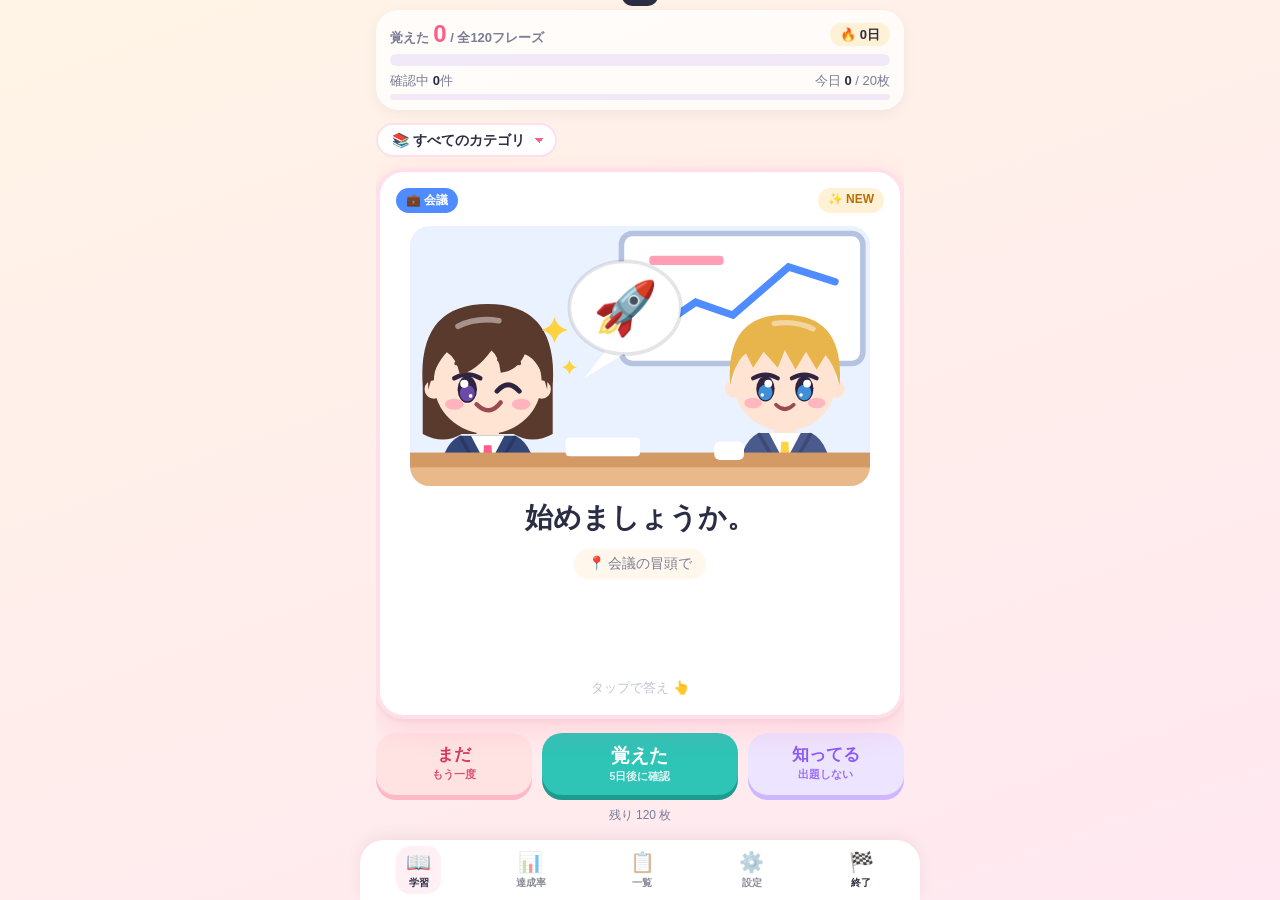
<file: english-phrases/index.html>
<!doctype html>
<html lang="ja">
<head>
<meta charset="utf-8">
<meta name="viewport" content="width=device-width, initial-scale=1, viewport-fit=cut">
<meta name="theme-color" content="#FFF4E6">
<meta name="apple-mobile-web-app-capable" content="yes">
<meta name="mobile-web-app-capable" content="yes">
<meta name="apple-mobile-web-app-status-bar-style" content="default">
<meta name="apple-mobile-web-app-title" content="英語フレーズ">
<title>英語フレーズ</title>
<link rel="manifest" href="manifest.json">
<link rel="icon" href="icons/icon-192.png">
<link rel="apple-touch-icon" href="icons/apple-touch-icon.png">
<link rel="stylesheet" href="style.css">
</head>
<body>
<div id="app">
  <!-- ヘッダー：進捗 -->
  <header class="top">
    <div class="top-row">
      <div class="mastered"><span class="label">覚えた</span> <b id="mastered">0</b><span class="total"> / 全<span id="total">0</span>フレーズ</span></div>
      <div class="chips">
        <span class="chip streak" title="連続学習日数">🔥 <b id="streak">0</b>日</span>
      </div>
    </div>
    <div class="bar"><div class="bar-fill" id="bar"></div></div>
    <div class="top-row small">
      <span>確認中 <b id="reviewing">0</b>件</span>
      <span class="goal">今日 <b id="today">0</b> / <span id="goal">20</span>枚</span>
    </div>
    <div class="goalbar"><div class="goalbar-fill" id="goalbar"></div></div>
  </header>

  <!-- 学習画面 -->
  <main id="study" class="screen active">
    <div class="filter-row">
      <select id="catFilter" aria-label="カテゴリ"></select>
      <span class="combo" id="combo"></span>
    </div>

    <div class="card-wrap" id="cardWrap">
      <div class="card" id="card" role="button" tabindex="0" aria-label="カードを裏返す">
        <div class="face front">
          <div class="badges"><span class="cat-badge" id="fCat"></span><span class="due-badge" id="fDue"></span></div>
          <div class="illust" id="fIllust"></div>
          <div class="ja" id="fJa"></div>
          <div class="note" id="fNote"></div>
          <div class="hint">タップで答え 👆</div>
        </div>
        <div class="face back">
          <div class="badges"><span class="cat-badge" id="bCat"></span></div>
          <div class="en" id="bEn"></div>
          <button class="speak" id="speakBtn" aria-label="読み上げ">🔊</button>
          <div class="alt"><span class="alt-label">似た言い方</span><span id="bAlt"></span>
            <button class="speak mini" id="speakAltBtn" aria-label="似た言い方を読み上げ">🔊</button></div>
          <div class="ja-small" id="bJa"></div>
        </div>
      </div>
      <div class="empty" id="empty" hidden>
        <div class="big">🎉</div>
        <p id="emptyMsg">今出題できるフレーズはありません！</p>
        <button class="btn primary" id="emptyFinish">今日の成果を見る</button>
      </div>
    </div>

    <div class="answers" id="answers">
      <button class="btn later" data-ans="later">まだ<small>もう一度</small></button>
      <button class="btn got" data-ans="got">覚えた<small id="gotSub">5日後に確認</small></button>
      <button class="btn known" data-ans="known">知ってる<small>出題しない</small></button>
    </div>
    <p class="queue-info" id="queueInfo"></p>
  </main>

  <!-- 達成率画面 -->
  <section id="stats" class="screen">
    <h2>カテゴリ別の達成率</h2>
    <div id="catStats"></div>
    <div class="stat-grid">
      <div class="stat"><div class="n" id="sStreak">0</div><div class="l">連続学習日数</div></div>
      <div class="stat"><div class="n" id="sBestStreak">0</div><div class="l">最長連続日数</div></div>
      <div class="stat"><div class="n" id="sBestCombo">0</div><div class="l">最高コンボ</div></div>
      <div class="stat"><div class="n" id="sTotal">0</div><div class="l">累計学習枚数</div></div>
    </div>
    <h3>最近の学習</h3>
    <div class="week" id="week"></div>
  </section>

  <!-- 一覧画面 -->
  <section id="list" class="screen">
    <h2>フレーズ一覧</h2>
    <div class="list-filters">
      <select id="listCat" aria-label="カテゴリ"></select>
      <select id="listStatus" aria-label="状態">
        <option value="all">すべて</option>
        <option value="new">未学習</option>
        <option value="learning">練習中</option>
        <option value="review">確認中</option>
        <option value="known">知ってる</option>
      </select>
    </div>
    <ul class="plist" id="plist"></ul>
  </section>

  <!-- 設定画面 -->
  <section id="settings" class="screen">
    <h2>設定</h2>
    <label class="setting">1日の目標枚数
      <div class="stepper">
        <button class="btn sm" id="goalMinus">−</button>
        <b id="goalVal">20</b>
        <button class="btn sm" id="goalPlus">＋</button>
      </div>
    </label>
    <label class="setting">読み上げ速度
      <select id="rate">
        <option value="0.7">ゆっくり</option>
        <option value="0.9">ふつう</option>
        <option value="1.05">はやい</option>
      </select>
    </label>
    <label class="setting">裏返したら自動で読み上げ
      <input type="checkbox" id="autoSpeak">
    </label>
    <div class="setting col">
      <p class="muted">学習記録はこの端末のブラウザ内に保存されます。</p>
      <button class="btn danger" id="resetBtn">学習記録をリセット</button>
    </div>
  </section>

  <!-- 下部ナビ -->
  <nav class="tabs">
    <button class="tab active" data-screen="study">📖<span>学習</span></button>
    <button class="tab" data-screen="stats">📊<span>達成率</span></button>
    <button class="tab" data-screen="list">📋<span>一覧</span></button>
    <button class="tab" data-screen="settings">⚙️<span>設定</span></button>
    <button class="tab finish" id="finishBtn">🏁<span>終了</span></button>
  </nav>
</div>

<!-- モーダル（お祝い・今日の成果） -->
<div class="modal" id="modal" hidden>
  <div class="modal-box" id="modalBox"></div>
</div>
<div class="confetti" id="confetti"></div>
<div class="toast" id="toast"></div>

<script src="illust.js"></script>
<script src="app.js"></script>
</body>
</html>
</file>
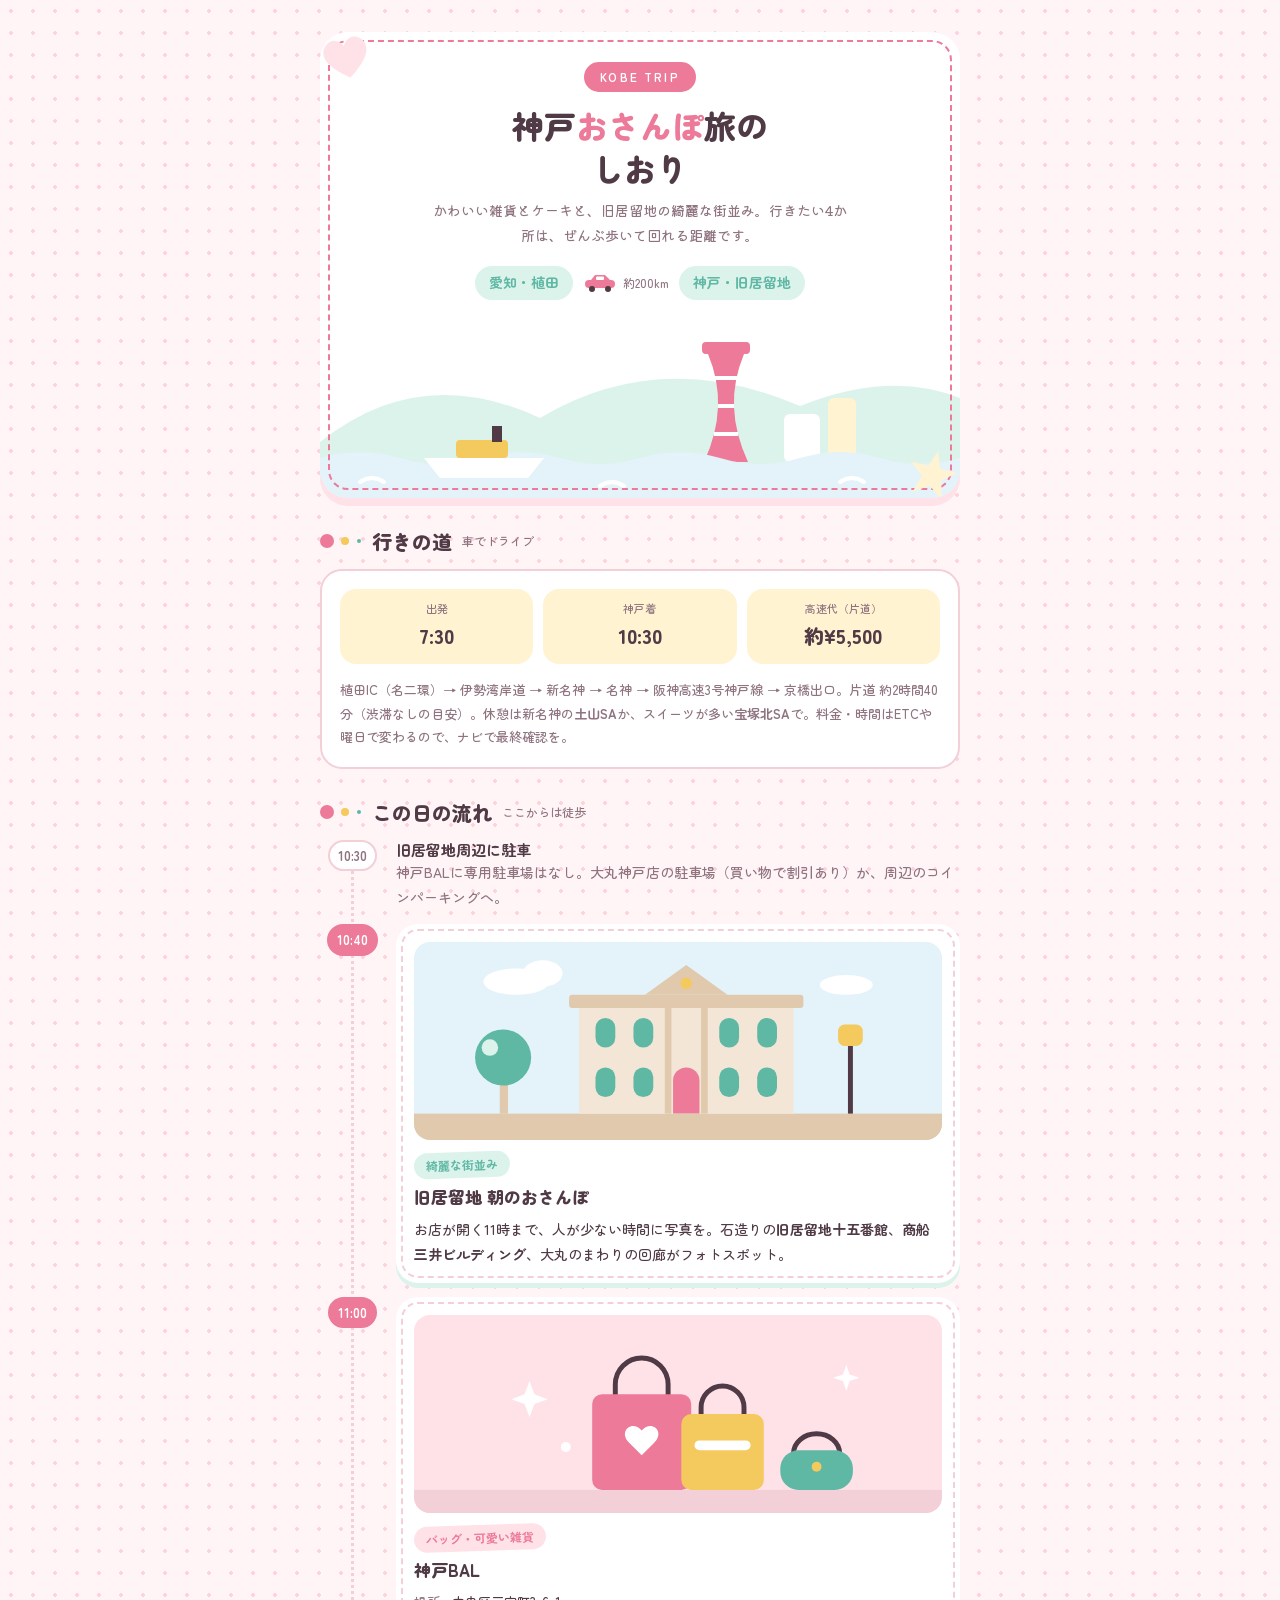
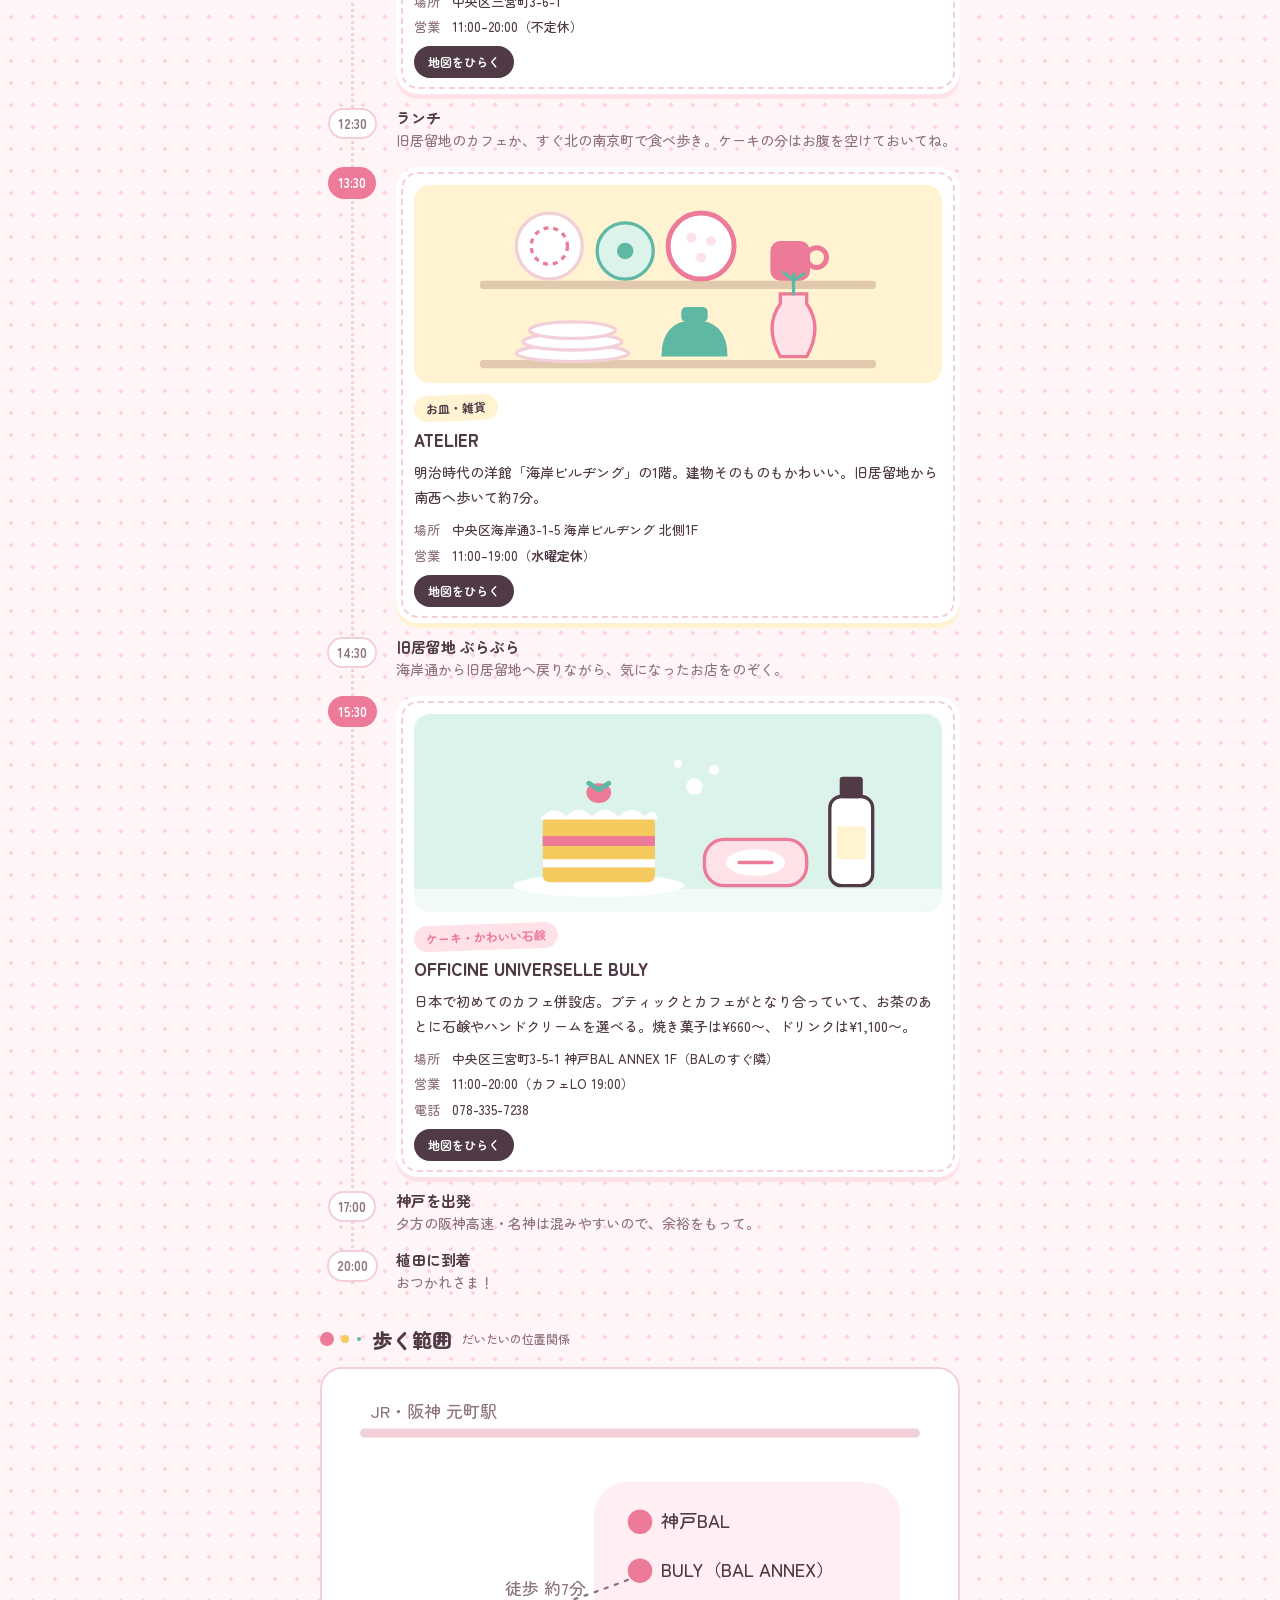
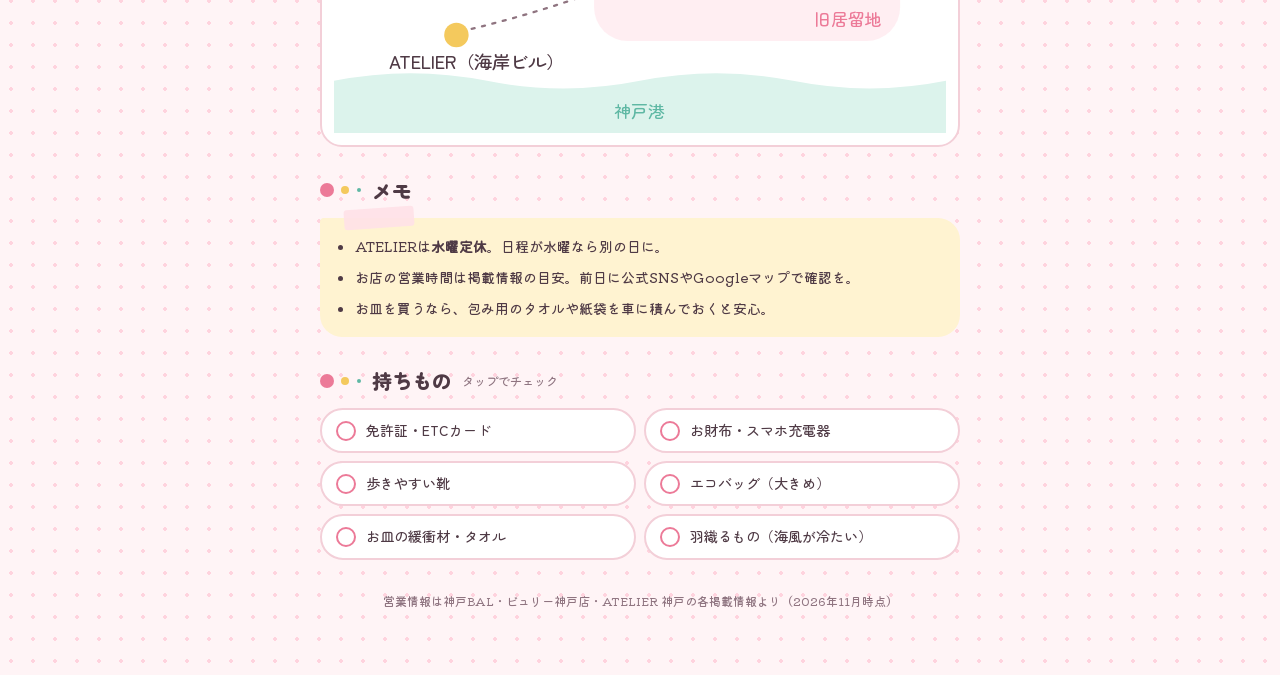
<file: kobe-trip/index.html>
<!doctype html>
<html lang="ja">
<head>
<meta charset="utf-8">
<meta name="viewport" content="width=device-width,initial-scale=1,viewport-fit=cover">
<title>神戸おさんぽ旅のしおり</title>
<meta name="claude:viewport-fit-sides" content="cover">
<link rel="preconnect" href="https://fonts.googleapis.com">
<link rel="stylesheet" href="https://fonts.googleapis.com/css2?family=Zen+Maru+Gothic:wght@500;700;900&family=Kiwi+Maru:wght@500&display=swap">
<style>
/* layout: ステッチ縫いの手帳風。ドット柄の表紙カード → 時刻のスタンプ付きタイムライン → 持ちもの */
:root{
  --bg:#fff4f6; --paper:#ffffff; --ink:#4f3a45; --muted:#8f7480;
  --pink:#ec7a98; --pink-soft:#ffe1e8; --mint:#5fb8a4; --mint-soft:#dcf3ec;
  --butter:#f4c95d; --butter-soft:#fff3d1; --line:#f3cfd8; --dot:#ffd3de;
  --sky:#e4f3fa; --stone:#f3e6d6; --stone-d:#e0c9ad;
  --display:"Zen Maru Gothic","Hiragino Maru Gothic ProN",sans-serif;
  --body:"Zen Maru Gothic","Hiragino Maru Gothic ProN","Hiragino Sans",sans-serif;
  --hand:"Kiwi Maru","Zen Maru Gothic",serif;
}
@media (prefers-color-scheme:dark){:root:not([data-theme="light"]){
  --bg:#271c22; --paper:#33252d; --ink:#f7e8ee; --muted:#c8a9b6;
  --pink:#ff9bb5; --pink-soft:#4a2c39; --mint:#86d6c3; --mint-soft:#203d37;
  --butter:#f6d47e; --butter-soft:#43381f; --line:#56404b; --dot:#3d2b34;
  --sky:#243440; --stone:#5c4b45; --stone-d:#7b665b; color-scheme:dark}}
:root[data-theme="dark"]{
  --bg:#271c22; --paper:#33252d; --ink:#f7e8ee; --muted:#c8a9b6;
  --pink:#ff9bb5; --pink-soft:#4a2c39; --mint:#86d6c3; --mint-soft:#203d37;
  --butter:#f6d47e; --butter-soft:#43381f; --line:#56404b; --dot:#3d2b34;
  --sky:#243440; --stone:#5c4b45; --stone-d:#7b665b; color-scheme:dark}
*{box-sizing:border-box}
.illus{border-radius:16px;overflow:hidden;margin:2px 0 4px}
.illus svg{display:block;width:100%;height:auto}
.cover .scene{margin:18px -24px -24px;display:block;width:calc(100% + 48px);max-width:none;height:auto}
body{background:var(--bg);color:var(--ink);font-family:var(--body);font-weight:500;font-size:15px;line-height:1.8;
  background-image:radial-gradient(var(--dot) 1.6px,transparent 1.7px);background-size:22px 22px;
  padding-left:max(16px,env(safe-area-inset-left,0px));padding-right:max(16px,env(safe-area-inset-right,0px));padding-block:24px 56px}
.wrap{max-width:640px;margin:0 auto;display:flex;flex-direction:column;gap:30px}
h1,h2,h3{font-family:var(--display);text-wrap:balance;margin:0;line-height:1.35}
b{font-weight:700}

/* 表紙 */
.cover{position:relative;background:var(--paper);border-radius:28px;padding:30px 24px 24px;text-align:center;
  outline:2px dashed var(--pink);outline-offset:-10px;box-shadow:0 8px 0 var(--pink-soft);overflow:hidden}
.cover .ribbon{display:inline-block;background:var(--pink);color:var(--paper);font-weight:700;font-size:12px;letter-spacing:.18em;
  padding:4px 16px;border-radius:999px}
.cover h1{font-size:32px;font-weight:900;margin-top:12px;color:var(--ink)}
.cover h1 em{font-style:normal;color:var(--pink)}
.cover .lead{font-family:var(--hand);color:var(--muted);margin:8px auto 0;max-width:30em;font-size:14px}
.cover svg.deco{position:absolute;width:64px;height:64px}
.cover .d1{top:-8px;left:-6px;transform:rotate(-12deg)}
.cover .d2{bottom:-10px;right:-4px;transform:rotate(14deg)}
.route{margin-top:18px;display:flex;align-items:center;justify-content:center;gap:10px;flex-wrap:wrap}
.route .pin{background:var(--mint-soft);color:var(--mint);font-weight:700;padding:4px 14px;border-radius:999px;font-size:14px}
.route .car{display:flex;align-items:center;gap:6px;color:var(--muted);font-size:12px}
.route svg{width:34px;height:20px}

/* 見出し */
section{display:flex;flex-direction:column;gap:14px}
h2{font-size:20px;font-weight:900;display:flex;align-items:center;gap:10px}
h2::before{content:"";width:14px;height:14px;border-radius:50%;background:var(--pink);box-shadow:18px 0 0 -3px var(--butter),32px 0 0 -5px var(--mint);margin-right:28px}
h2 span{font-size:12px;color:var(--muted);font-weight:500}

/* ドライブ */
.drive{background:var(--paper);border-radius:22px;padding:18px;display:grid;grid-template-columns:repeat(3,minmax(0,1fr));gap:10px;
  border:2px solid var(--line)}
.stat{background:var(--butter-soft);border-radius:16px;padding:10px 12px;display:flex;flex-direction:column;align-items:center;min-width:0}
.stat small{color:var(--muted);font-size:11px;text-align:center}
.stat b{font-size:20px;font-weight:900;font-variant-numeric:tabular-nums}
.drive p{grid-column:1/-1;margin:4px 0 0;font-size:13px;color:var(--muted)}

/* タイムライン */
.tl{list-style:none;margin:0;padding:0;display:flex;flex-direction:column;gap:14px;position:relative}
.tl::before{content:"";position:absolute;left:31px;top:12px;bottom:12px;border-left:3px dotted var(--line)}
.tl li{display:grid;grid-template-columns:64px minmax(0,1fr);gap:12px;align-items:start;position:relative}
.time{justify-self:center;background:var(--paper);border:2px solid var(--line);color:var(--muted);border-radius:999px;
  font-weight:700;font-size:13px;padding:2px 8px;font-variant-numeric:tabular-nums;position:relative;z-index:1}
.spot .time{background:var(--pink);border-color:var(--pink);color:var(--paper)}
.plain h3{font-size:15px}
.plain p{margin:0;color:var(--muted);font-size:14px}
.card{background:var(--paper);border-radius:22px;padding:16px 18px;display:flex;flex-direction:column;gap:8px;
  outline:2px dashed var(--line);outline-offset:-7px;box-shadow:0 5px 0 var(--pink-soft)}
.card.mint{box-shadow:0 5px 0 var(--mint-soft)}
.card.butter{box-shadow:0 5px 0 var(--butter-soft)}
.card h3{font-size:17px;font-weight:900}
.card p{margin:0;font-size:14px}
.sticker{align-self:flex-start;font-size:12px;font-weight:700;padding:2px 12px;border-radius:999px;background:var(--pink-soft);color:var(--pink);transform:rotate(-2deg)}
.mint .sticker{background:var(--mint-soft);color:var(--mint)}
.butter .sticker{background:var(--butter-soft);color:var(--ink)}
dl{display:grid;grid-template-columns:auto minmax(0,1fr);gap:2px 12px;margin:0;font-size:13px}
dt{color:var(--muted)} dd{margin:0;overflow-wrap:anywhere}
.card a{align-self:flex-start;color:var(--paper);background:var(--ink);font-size:12px;font-weight:700;text-decoration:none;padding:5px 14px;border-radius:999px}
.card a:hover,.card a:focus-visible{background:var(--pink)}

/* 地図 */
.map{background:var(--paper);border-radius:22px;padding:12px;border:2px solid var(--line);overflow-x:auto}
.map svg{display:block;width:100%;min-width:320px;height:auto}

/* メモ */
.memo{background:var(--butter-soft);border-radius:4px 22px 22px 22px;padding:16px 18px 16px 20px;position:relative}
.memo::before{content:"";position:absolute;top:-10px;left:24px;width:70px;height:20px;background:var(--pink-soft);opacity:.9;transform:rotate(-4deg);border-radius:3px}
.memo ul{margin:0;padding-left:1.1em;display:flex;flex-direction:column;gap:6px;font-size:14px;font-family:var(--hand)}

/* 持ちもの */
.check{list-style:none;margin:0;padding:0;display:grid;grid-template-columns:repeat(2,minmax(0,1fr));gap:8px}
.check label{display:flex;gap:10px;align-items:center;cursor:pointer;font-size:14px;background:var(--paper);border:2px solid var(--line);border-radius:999px;padding:8px 14px}
.check input{appearance:none;-webkit-appearance:none;margin:0;flex:none;width:20px;height:20px;border-radius:50%;border:2px solid var(--pink);background:var(--paper);display:grid;place-content:center;cursor:pointer}
.check input::after{content:"";width:10px;height:10px;border-radius:50%;background:var(--pink);transform:scale(0);transition:transform .15s}
.check input:checked::after{transform:scale(1)}
.check input:checked+span{color:var(--muted);text-decoration:line-through}
.check label:has(input:checked){background:var(--pink-soft);border-color:var(--pink-soft)}
input:focus-visible{outline:2px solid var(--mint);outline-offset:2px}
footer{font-size:12px;color:var(--muted);text-align:center;font-family:var(--hand)}
@media (prefers-reduced-motion:reduce){*{transition:none!important}}
@media (max-width:480px){
  .cover h1{font-size:26px}
  .drive{grid-template-columns:1fr 1fr}
  .drive .stat:last-of-type{grid-column:1/-1}
  .tl li{grid-template-columns:54px minmax(0,1fr);gap:10px}
  .tl::before{left:26px}
  .check{grid-template-columns:1fr}
}
</style>
</head>
<body>

<div class="wrap">
<header class="cover">
  <svg class="deco d1" viewBox="0 0 64 64" aria-hidden="true"><path d="M32 54 C10 38 6 26 14 18 c7-7 15-3 18 4 c3-7 11-11 18-4 c8 8 4 20-18 36z" fill="var(--pink-soft)"/></svg>
  <svg class="deco d2" viewBox="0 0 64 64" aria-hidden="true"><path d="M32 6l6 17h18l-14 11 5 18-15-10-15 10 5-18L8 23h18z" fill="var(--butter-soft)"/></svg>
  <span class="ribbon">KOBE TRIP</span>
  <h1>神戸<em>おさんぽ</em>旅の<br>しおり</h1>
  <p class="lead">かわいい雑貨とケーキと、旧居留地の綺麗な街並み。行きたい4か所は、ぜんぶ歩いて回れる距離です。</p>
  <div class="route">
    <span class="pin">愛知・植田</span>
    <span class="car"><svg viewBox="0 0 34 20" aria-hidden="true"><rect x="2" y="7" width="30" height="8" rx="4" fill="var(--pink)"/><path d="M8 7 L12 2 H22 L27 7z" fill="var(--pink)"/><rect x="13" y="3.5" width="8" height="3.5" rx="1" fill="var(--paper)"/><circle cx="9" cy="16" r="3" fill="var(--ink)"/><circle cx="25" cy="16" r="3" fill="var(--ink)"/></svg>約200km</span>
    <span class="pin">神戸・旧居留地</span>
  </div>
  <svg class="scene" viewBox="0 0 320 90" role="img" aria-label="神戸の港と山のイラスト">
    <path d="M0 62 Q50 22 110 50 Q170 14 240 44 Q285 26 320 40 V90 H0z" fill="var(--mint-soft)"/>
    <g fill="var(--paper)"><ellipse cx="60" cy="22" rx="16" ry="6"/><ellipse cx="72" cy="18" rx="10" ry="6"/><ellipse cx="262" cy="16" rx="13" ry="5"/></g>
    <rect x="191" y="12" width="24" height="6" rx="2" fill="var(--pink)"/>
    <path d="M192 72 Q205 44 194 18 H212 Q201 44 214 72z" fill="var(--pink)"/>
    <path d="M196 30 H210 M199 44 H207 M197 58 H209" stroke="var(--paper)" stroke-width="2"/>
    <rect x="232" y="48" width="18" height="24" rx="3" fill="var(--paper)"/>
    <rect x="254" y="40" width="14" height="32" rx="3" fill="var(--butter-soft)"/>
    <path d="M0 70 Q20 64 40 70 T80 70 T120 70 T160 70 T200 70 T240 70 T280 70 T320 70 V90 H0z" fill="var(--sky)"/>
    <path d="M52 70 H112 L104 80 H60z" fill="var(--paper)"/>
    <rect x="68" y="61" width="26" height="9" rx="2" fill="var(--butter)"/>
    <rect x="86" y="54" width="5" height="8" fill="var(--ink)"/>
    <path d="M20 82 q6-4 12 0 M140 84 q6-4 12 0 M260 82 q6-4 12 0" fill="none" stroke="var(--paper)" stroke-width="2" stroke-linecap="round"/>
  </svg>
</header>

<section>
  <h2>行きの道 <span>車でドライブ</span></h2>
  <div class="drive">
    <div class="stat"><small>出発</small><b>7:30</b></div>
    <div class="stat"><small>神戸着</small><b>10:30</b></div>
    <div class="stat"><small>高速代（片道）</small><b>約¥5,500</b></div>
    <p>植田IC（名二環）→ 伊勢湾岸道 → 新名神 → 名神 → 阪神高速3号神戸線 → 京橋出口。片道 約2時間40分（渋滞なしの目安）。休憩は新名神の<b>土山SA</b>か、スイーツが多い<b>宝塚北SA</b>で。料金・時間はETCや曜日で変わるので、ナビで最終確認を。</p>
  </div>
</section>

<section>
  <h2>この日の流れ <span>ここからは徒歩</span></h2>
  <ol class="tl">
    <li class="plain"><span class="time">10:30</span><div><h3>旧居留地周辺に駐車</h3>
      <p>神戸BALに専用駐車場はなし。大丸神戸店の駐車場（買い物で割引あり）か、周辺のコインパーキングへ。</p></div></li>

    <li class="spot"><span class="time">10:40</span><div class="card mint">
      <div class="illus"><svg viewBox="0 0 320 120" role="img" aria-label="旧居留地の石造りの洋館のイラスト">
        <rect width="320" height="120" fill="var(--sky)"/>
        <g fill="var(--paper)"><ellipse cx="62" cy="24" rx="20" ry="8"/><ellipse cx="78" cy="19" rx="12" ry="8"/><ellipse cx="262" cy="26" rx="16" ry="6"/></g>
        <rect y="104" width="320" height="16" fill="var(--stone-d)"/>
        <rect x="100" y="38" width="130" height="66" fill="var(--stone)"/>
        <rect x="94" y="32" width="142" height="8" rx="2" fill="var(--stone-d)"/>
        <path d="M140 32 L165 14 L190 32z" fill="var(--stone-d)"/>
        <circle cx="165" cy="25" r="3.5" fill="var(--butter)"/>
        <g fill="var(--mint)"><rect x="110" y="46" width="12" height="18" rx="6"/><rect x="133" y="46" width="12" height="18" rx="6"/><rect x="185" y="46" width="12" height="18" rx="6"/><rect x="208" y="46" width="12" height="18" rx="6"/>
        <rect x="110" y="76" width="12" height="18" rx="6"/><rect x="133" y="76" width="12" height="18" rx="6"/><rect x="185" y="76" width="12" height="18" rx="6"/><rect x="208" y="76" width="12" height="18" rx="6"/></g>
        <g fill="var(--stone-d)"><rect x="152" y="40" width="4" height="64"/><rect x="174" y="40" width="4" height="64"/></g>
        <path d="M157 104 V84 a8 8 0 0 1 16 0 V104z" fill="var(--pink)"/>
        <rect x="52" y="80" width="5" height="24" fill="var(--stone-d)"/><circle cx="54" cy="70" r="17" fill="var(--mint)"/><circle cx="46" cy="64" r="5" fill="var(--mint-soft)"/>
        <rect x="263" y="62" width="3" height="42" fill="var(--ink)"/><rect x="257" y="50" width="15" height="13" rx="4" fill="var(--butter)"/>
      </svg></div>
      <span class="sticker">綺麗な街並み</span>
      <h3>旧居留地 朝のおさんぽ</h3>
      <p>お店が開く11時まで、人が少ない時間に写真を。石造りの<b>旧居留地十五番館</b>、<b>商船三井ビルディング</b>、大丸のまわりの回廊がフォトスポット。</p>
    </div></li>

    <li class="spot"><span class="time">11:00</span><div class="card">
      <div class="illus"><svg viewBox="0 0 320 120" role="img" aria-label="ショッピングバッグのイラスト">
        <rect width="320" height="120" fill="var(--pink-soft)"/>
        <rect y="106" width="320" height="14" fill="var(--line)"/>
        <path d="M122 50 V42 a16 16 0 0 1 32 0 V50" fill="none" stroke="var(--ink)" stroke-width="3"/>
        <rect x="108" y="48" width="60" height="58" rx="6" fill="var(--pink)"/>
        <path d="M138 70 c-6-7-15 1-7 8 l7 7 7-7 c8-7-1-15-7-8z" fill="var(--paper)"/>
        <path d="M174 62 V56 a13 13 0 0 1 26 0 V62" fill="none" stroke="var(--ink)" stroke-width="3"/>
        <rect x="162" y="60" width="50" height="46" rx="6" fill="var(--butter)"/>
        <rect x="170" y="76" width="34" height="6" rx="3" fill="var(--paper)"/>
        <path d="M230 84 a14 12 0 0 1 28 0" fill="none" stroke="var(--ink)" stroke-width="3"/>
        <rect x="222" y="82" width="44" height="24" rx="11" fill="var(--mint)"/>
        <circle cx="244" cy="92" r="3" fill="var(--butter)"/>
        <g fill="var(--paper)"><path d="M70 40 l3 8 8 3-8 3-3 8-3-8-8-3 8-3z"/><path d="M262 30 l2 6 6 2-6 2-2 6-2-6-6-2 6-2z"/><circle cx="92" cy="80" r="3"/></g>
      </svg></div>
      <span class="sticker">バッグ・可愛い雑貨</span>
      <h3>神戸BAL</h3>
      <dl><dt>場所</dt><dd>中央区三宮町3-6-1</dd><dt>営業</dt><dd>11:00–20:00（不定休）</dd></dl>
      <a href="https://www.google.com/maps/search/?api=1&query=神戸BAL" target="_blank" rel="noopener">地図をひらく</a>
    </div></li>

    <li class="plain"><span class="time">12:30</span><div><h3>ランチ</h3>
      <p>旧居留地のカフェか、すぐ北の南京町で食べ歩き。ケーキの分はお腹を空けておいてね。</p></div></li>

    <li class="spot"><span class="time">13:30</span><div class="card butter">
      <div class="illus"><svg viewBox="0 0 320 120" role="img" aria-label="棚に並んだお皿とカップのイラスト">
        <rect width="320" height="120" fill="var(--butter-soft)"/>
        <rect x="40" y="58" width="240" height="5" rx="2" fill="var(--stone-d)"/>
        <rect x="40" y="106" width="240" height="5" rx="2" fill="var(--stone-d)"/>
        <circle cx="82" cy="37" r="20" fill="var(--paper)" stroke="var(--line)" stroke-width="2"/><circle cx="82" cy="37" r="11" fill="none" stroke="var(--pink)" stroke-width="2" stroke-dasharray="3 3"/>
        <circle cx="128" cy="40" r="17" fill="var(--mint-soft)" stroke="var(--mint)" stroke-width="2"/><circle cx="128" cy="40" r="5" fill="var(--mint)"/>
        <circle cx="174" cy="37" r="20" fill="var(--paper)" stroke="var(--pink)" stroke-width="3"/><g fill="var(--pink-soft)"><circle cx="168" cy="32" r="3"/><circle cx="180" cy="34" r="3"/><circle cx="174" cy="44" r="3"/></g>
        <rect x="216" y="34" width="24" height="24" rx="6" fill="var(--pink)"/><circle cx="244" cy="44" r="6" fill="none" stroke="var(--pink)" stroke-width="3"/>
        <g fill="var(--paper)" stroke="var(--line)" stroke-width="2"><ellipse cx="96" cy="102" rx="34" ry="5"/><ellipse cx="96" cy="95" rx="30" ry="5"/><ellipse cx="96" cy="88" rx="26" ry="5"/></g>
        <path d="M150 104 Q150 82 170 82 Q190 82 190 104z" fill="var(--mint)"/><rect x="162" y="74" width="16" height="9" rx="3" fill="var(--mint)"/>
        <path d="M222 104 Q212 86 222 72 V66 H238 V72 Q248 86 238 104z" fill="var(--pink-soft)" stroke="var(--pink)" stroke-width="2"/>
        <path d="M230 66 V54 M230 58 l-6-5 M230 58 l6-4" stroke="var(--mint)" stroke-width="2" fill="none" stroke-linecap="round"/>
      </svg></div>
      <span class="sticker">お皿・雑貨</span>
      <h3>ATELIER</h3>
      <p>明治時代の洋館「海岸ビルヂング」の1階。建物そのものもかわいい。旧居留地から南西へ歩いて約7分。</p>
      <dl><dt>場所</dt><dd>中央区海岸通3-1-5 海岸ビルヂング 北側1F</dd><dt>営業</dt><dd>11:00–19:00（<b>水曜定休</b>）</dd></dl>
      <a href="https://www.google.com/maps/search/?api=1&query=海岸ビルヂング+神戸" target="_blank" rel="noopener">地図をひらく</a>
    </div></li>

    <li class="plain"><span class="time">14:30</span><div><h3>旧居留地 ぶらぶら</h3>
      <p>海岸通から旧居留地へ戻りながら、気になったお店をのぞく。</p></div></li>

    <li class="spot"><span class="time">15:30</span><div class="card">
      <div class="illus"><svg viewBox="0 0 320 120" role="img" aria-label="ケーキと石鹸とボトルのイラスト">
        <rect width="320" height="120" fill="var(--mint-soft)"/>
        <rect y="106" width="320" height="14" fill="var(--paper)" opacity=".6"/>
        <ellipse cx="112" cy="104" rx="52" ry="7" fill="var(--paper)"/>
        <rect x="78" y="62" width="68" height="40" rx="4" fill="var(--butter)"/>
        <rect x="78" y="74" width="68" height="6" fill="var(--pink)"/>
        <rect x="78" y="88" width="68" height="5" fill="var(--paper)"/>
        <path d="M76 64 Q84 54 92 62 Q100 54 108 62 Q116 54 124 62 Q132 54 140 62 Q146 56 148 64z" fill="var(--paper)"/>
        <path d="M112 54 c-9 0-11-12 0-12 c11 0 9 12 0 12z" fill="var(--pink)"/>
        <path d="M106 42 l6 4 6-4" fill="none" stroke="var(--mint)" stroke-width="3" stroke-linecap="round"/>
        <rect x="176" y="76" width="62" height="28" rx="12" fill="var(--pink-soft)" stroke="var(--pink)" stroke-width="2"/>
        <ellipse cx="207" cy="90" rx="18" ry="8" fill="var(--paper)"/>
        <path d="M197 90 H217" stroke="var(--pink)" stroke-width="2" stroke-linecap="round"/>
        <rect x="252" y="50" width="26" height="54" rx="7" fill="var(--paper)" stroke="var(--ink)" stroke-width="2"/>
        <rect x="258" y="38" width="14" height="13" rx="2" fill="var(--ink)"/>
        <rect x="256" y="68" width="18" height="20" rx="2" fill="var(--butter-soft)"/>
        <g fill="var(--paper)"><circle cx="170" cy="44" r="5"/><circle cx="182" cy="34" r="3"/><circle cx="160" cy="30" r="2.5"/></g>
      </svg></div>
      <span class="sticker">ケーキ・かわいい石鹸</span>
      <h3>OFFICINE UNIVERSELLE BULY</h3>
      <p>日本で初めてのカフェ併設店。ブティックとカフェがとなり合っていて、お茶のあとに石鹸やハンドクリームを選べる。焼き菓子は¥660〜、ドリンクは¥1,100〜。</p>
      <dl><dt>場所</dt><dd>中央区三宮町3-5-1 神戸BAL ANNEX 1F（BALのすぐ隣）</dd><dt>営業</dt><dd>11:00–20:00（カフェLO 19:00）</dd><dt>電話</dt><dd>078-335-7238</dd></dl>
      <a href="https://www.google.com/maps/search/?api=1&query=ビュリー+神戸" target="_blank" rel="noopener">地図をひらく</a>
    </div></li>

    <li class="plain"><span class="time">17:00</span><div><h3>神戸を出発</h3>
      <p>夕方の阪神高速・名神は混みやすいので、余裕をもって。</p></div></li>

    <li class="plain"><span class="time">20:00</span><div><h3>植田に到着</h3><p>おつかれさま！</p></div></li>
  </ol>
</section>

<section>
  <h2>歩く範囲 <span>だいたいの位置関係</span></h2>
  <div class="map">
    <svg viewBox="0 0 400 230" role="img" aria-label="スポットの位置関係図">
      <rect x="0" y="0" width="400" height="230" rx="14" fill="var(--paper)"/>
      <path d="M0 196 Q50 186 100 196 T200 196 T300 196 T400 196 V230 H0z" fill="var(--mint-soft)"/>
      <text x="200" y="220" text-anchor="middle" font-size="11" fill="var(--mint)">神戸港</text>
      <line x1="20" y1="34" x2="380" y2="34" stroke="var(--line)" stroke-width="6" stroke-linecap="round"/>
      <text x="24" y="24" font-size="11" fill="var(--muted)">JR・阪神 元町駅</text>
      <rect x="170" y="66" width="200" height="104" rx="22" fill="var(--pink-soft)" opacity=".55"/>
      <text x="358" y="160" text-anchor="end" font-size="11" fill="var(--pink)">旧居留地</text>
      <circle cx="200" cy="92" r="8" fill="var(--pink)"/><text x="214" y="96" font-size="12" fill="var(--ink)">神戸BAL</text>
      <circle cx="200" cy="124" r="8" fill="var(--pink)"/><text x="214" y="128" font-size="12" fill="var(--ink)">BULY（BAL ANNEX）</text>
      <circle cx="80" cy="166" r="8" fill="var(--butter)"/><text x="36" y="188" font-size="12" fill="var(--ink)">ATELIER（海岸ビル）</text>
      <path d="M192 130 Q140 150 90 162" fill="none" stroke="var(--muted)" stroke-width="1.5" stroke-dasharray="2 5" stroke-linecap="round"/>
      <text x="112" y="140" font-size="11" fill="var(--muted)">徒歩 約7分</text>
    </svg>
  </div>
</section>

<section>
  <h2>メモ</h2>
  <div class="memo"><ul>
    <li>ATELIERは<b>水曜定休</b>。日程が水曜なら別の日に。</li>
    <li>お店の営業時間は掲載情報の目安。前日に公式SNSやGoogleマップで確認を。</li>
    <li>お皿を買うなら、包み用のタオルや紙袋を車に積んでおくと安心。</li>
  </ul></div>
</section>

<section>
  <h2>持ちもの <span>タップでチェック</span></h2>
  <ul class="check" id="check">
    <li><label><input type="checkbox" id="c1"><span>免許証・ETCカード</span></label></li>
    <li><label><input type="checkbox" id="c2"><span>お財布・スマホ充電器</span></label></li>
    <li><label><input type="checkbox" id="c3"><span>歩きやすい靴</span></label></li>
    <li><label><input type="checkbox" id="c4"><span>エコバッグ（大きめ）</span></label></li>
    <li><label><input type="checkbox" id="c5"><span>お皿の緩衝材・タオル</span></label></li>
    <li><label><input type="checkbox" id="c6"><span>羽織るもの（海風が冷たい）</span></label></li>
  </ul>
</section>

<footer>営業情報は神戸BAL・ビュリー神戸店・ATELIER 神戸の各掲載情報より（2026年11月時点）</footer>
</div>

<script>
document.querySelectorAll('#check input').forEach(function(el){
  try{ if(localStorage.getItem('kobe-'+el.id)==='1') el.checked=true; }catch(e){}
  el.addEventListener('change',function(){ try{ localStorage.setItem('kobe-'+el.id, el.checked?'1':'0'); }catch(e){} });
});
</script>
</body>
</html>
</file>
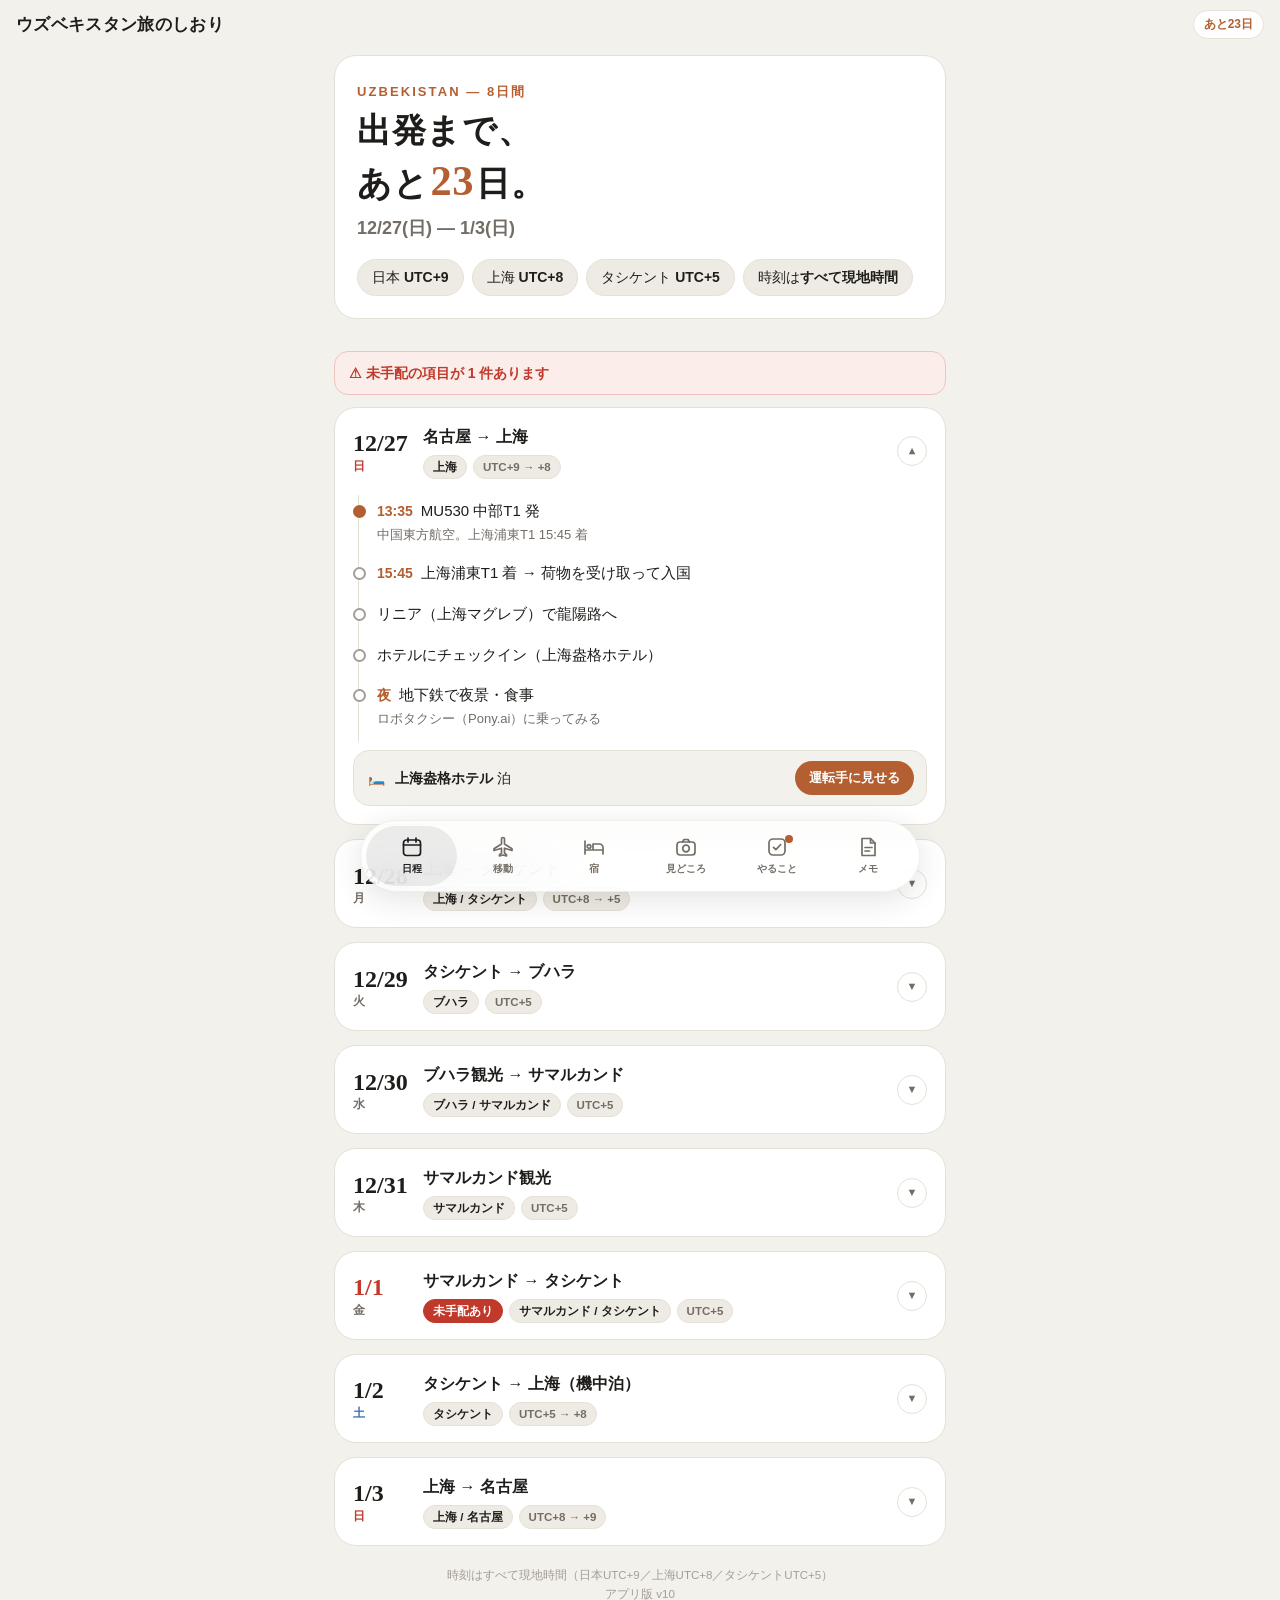
<file: uzbekistan-trip/index.html>
<!doctype html>
<html lang="ja">
<head>
<meta charset="utf-8">
<meta name="viewport" content="width=device-width, initial-scale=1, viewport-fit=cover">
<meta name="theme-color" content="#F3F1EC">
<meta name="apple-mobile-web-app-capable" content="yes">
<meta name="mobile-web-app-capable" content="yes">
<meta name="apple-mobile-web-app-status-bar-style" content="default">
<meta name="apple-mobile-web-app-title" content="ウズベキスタン">
<meta name="format-detection" content="telephone=no">
<title>ウズベキスタン旅のしおり</title>
<link rel="icon" href="icons/icon.svg" type="image/svg+xml">
<link rel="icon" href="icons/icon-192.png" sizes="192x192">
<link rel="apple-touch-icon" href="icons/apple-touch-icon.png">
<link rel="manifest" href="manifest.json">
<style>
:root {
  --bg: #F3F1EC;
  --card: #FFFFFF;
  --line: #E6E1D7;
  --ink: #1F1D1A;
  --sub: #736D65;
  --muted: #A39D94;
  --chip: #EEEBE4;
  --accent: #B45F31;
  --accent-light: #F7EADF;
  --dark: #2C3B46;
  --dark-2: #4A2C1D;
  --teal: #2C6E6A;
  --red: #C0392B;
  --red-light: #FBEDEA;
  --radius: 22px;
  --serif: "Hiragino Mincho ProN", "Yu Mincho", "YuMincho", "Noto Serif JP", serif;
  --tabh: 60px;
  color-scheme: light;
}
* { box-sizing: border-box; }
html, body { margin: 0; padding: 0; }
body {
  background: var(--bg); color: var(--ink);
  font-family: -apple-system, BlinkMacSystemFont, "Hiragino Sans", "Hiragino Kaku Gothic ProN", "Noto Sans JP", sans-serif;
  font-size: 16px; line-height: 1.6;
  -webkit-text-size-adjust: 100%; -webkit-tap-highlight-color: transparent;
}
button { font: inherit; color: inherit; }
b { font-weight: 800; }

/* ===== 上部バー ===== */
.appbar {
  position: sticky; top: 0; z-index: 10;
  display: flex; align-items: center; justify-content: space-between; gap: 10px;
  padding: calc(env(safe-area-inset-top) + 10px) 16px 10px;
  background: rgba(243,241,236,.88); -webkit-backdrop-filter: blur(14px); backdrop-filter: blur(14px);
}
.appbar-title { font-weight: 800; font-size: 17px; letter-spacing: .02em; }
.appbar .mini {
  flex: 0 0 auto;
  font-size: 12px; font-weight: 800; padding: 4px 10px; border-radius: 999px;
  background: var(--card); border: 1px solid var(--line); color: var(--accent);
}

/* ===== ヒーロー（日程タブのみ） ===== */
header.top { padding: 6px 14px 0; max-width: 640px; margin: 0 auto; }
body:not([data-tab="days"]) header.top { display: none; }
.hero { padding: 26px 22px 22px; }
.eyebrow { color: var(--accent); font-size: 13px; font-weight: 800; letter-spacing: .16em; }
.countdown { font-family: var(--serif); font-weight: 800; font-size: 34px; line-height: 1.3; margin-top: 6px; letter-spacing: .02em; }
.countdown b { color: var(--accent); font-size: 1.25em; margin: 0 2px; }
.countdown small { font-size: 16px; color: var(--sub); font-family: inherit; }
.top-sub { font-size: 18px; font-weight: 800; color: var(--sub); margin-top: 6px; }
.tz-chips { display: flex; flex-wrap: wrap; gap: 8px; margin-top: 16px; }
.chip { display: inline-block; background: var(--chip); border: 1px solid var(--line); border-radius: 999px; padding: 6px 14px; font-size: 14px; color: var(--ink); }

/* ===== メイン ===== */
main { padding: 12px 14px calc(var(--tabh) + env(safe-area-inset-bottom) + 40px); max-width: 640px; margin: 0 auto; }
section.view { display: none; }
section.view.active { display: block; }
h2.sec { font-size: 18px; font-weight: 800; margin: 26px 4px 10px; display: flex; align-items: baseline; gap: 8px; }
h2.sec:first-child { margin-top: 6px; }

.card {
  background: var(--card); border-radius: var(--radius); margin-bottom: 14px;
  border: 1px solid var(--line); overflow: hidden;
}
.pill {
  display: inline-block; font-size: 11.5px; font-weight: 700; padding: 2px 9px; border-radius: 999px;
  background: var(--chip); border: 1px solid var(--line); color: var(--ink); white-space: nowrap;
}
.pill.gold { background: var(--accent-light); border-color: #EBCFBC; color: var(--accent); }
.pill.red { background: var(--red); border-color: var(--red); color: #fff; }
.pill.gray { color: var(--sub); }
.today-badge { background: var(--accent) !important; border-color: var(--accent) !important; color: #fff !important; }

/* 日程カード */
.day-head { display: flex; align-items: center; gap: 14px; padding: 16px 18px; width: 100%; background: none; border: 0; text-align: left; cursor: pointer; }
.day-date { flex: 0 0 auto; min-width: 56px; display: flex; flex-direction: column; align-items: flex-start; line-height: 1.1; }
.day-date .md { font-family: var(--serif); font-size: 24px; font-weight: 800; }
.day-date .dow { font-size: 12px; font-weight: 700; color: var(--sub); margin-top: 3px; }
.day-date.sat .dow { color: #3B6FB6; }
.day-date.sun .dow { color: var(--red); }
.day-main { flex: 1; min-width: 0; }
.day-title { font-weight: 800; font-size: 16px; }
.day-meta { font-size: 12px; color: var(--sub); display: flex; gap: 6px; flex-wrap: wrap; margin-top: 5px; align-items: center; }
.chev { flex: 0 0 auto; width: 30px; height: 30px; border-radius: 50%; border: 1px solid var(--line); display: grid; place-items: center; font-size: 11px; color: var(--sub); transition: transform .2s; }
.card.open .chev { transform: rotate(180deg); }
.day-body { display: none; padding: 0 18px 18px; }
.card.open .day-body { display: block; }
.card.past { opacity: .55; }
.card.has-warn .day-date .md { color: var(--red); }

/* 今日のカードは濃紺で目立たせる */
.card.today { background: var(--dark); border-color: var(--dark); color: #F4F0E8; }
.card.today .day-date .dow, .card.today .tl-note { color: #B9C3CB; }
.card.today .day-date .md { color: #F4F0E8; }
.card.today .pill { background: rgba(255,255,255,.1); border-color: rgba(255,255,255,.18); color: #F4F0E8; }
.card.today .chev { border-color: rgba(255,255,255,.25); color: #F4F0E8; }
.card.today .timeline { border-color: rgba(255,255,255,.2); }
.card.today .timeline li::before { background: var(--dark); }
.card.today .tl-time { color: #F2B98F; }
.card.today .stay-row { background: rgba(255,255,255,.08); border-color: rgba(255,255,255,.12); }
.card.today .stay-row b { color: #F4F0E8; }

.timeline { list-style: none; margin: 0; padding: 0; border-left: 1.5px solid var(--line); margin-left: 5px; }
.timeline li { position: relative; padding: 3px 0 12px 18px; }
.timeline li::before { content: ""; position: absolute; left: -6px; top: 10px; width: 9px; height: 9px; border-radius: 50%; background: var(--card); border: 2px solid var(--muted); }
.timeline li.flight::before, .timeline li.train::before { border-color: var(--accent); background: var(--accent); }
.timeline li.warn::before { border-color: var(--red); background: var(--red); }
.tl-time { font-weight: 800; color: var(--accent); font-size: 14px; margin-right: 8px; font-variant-numeric: tabular-nums; }
.tl-text { font-size: 15px; }
.tl-note { font-size: 13px; color: var(--sub); margin-top: 1px; }
.warn-box { background: var(--red-light); color: var(--red); border: 1px solid #F0C4BD; border-radius: 14px; padding: 10px 14px; font-weight: 700; font-size: 14px; margin-top: 6px; }
.warn-box::before { content: "⚠ "; }
.stay-row { display: flex; align-items: center; gap: 10px; background: var(--bg); border: 1px solid var(--line); border-radius: 16px; padding: 10px 12px 10px 14px; margin-top: 8px; font-size: 14px; }
.stay-row button { margin-left: auto; }

/* 移動 */
.move { padding: 18px; }
.move-top { display: flex; align-items: center; gap: 8px; flex-wrap: wrap; }
.move-name { font-weight: 800; font-size: 17px; }
.move-route { display: grid; grid-template-columns: 1fr auto 1fr; align-items: center; gap: 8px; margin: 12px 0 6px; }
.move-pt .t { font-family: var(--serif); font-size: 28px; font-weight: 800; font-variant-numeric: tabular-nums; line-height: 1.1; }
.move-pt .p { font-size: 13px; font-weight: 700; margin-top: 2px; }
.move-pt .z { font-size: 11.5px; color: var(--sub); }
.move-pt.to { text-align: right; }
.move-arrow { color: var(--muted); font-size: 18px; }
.move-detail { font-size: 13px; color: var(--sub); margin-top: 10px; padding-top: 10px; border-top: 1px solid var(--line); }
.move-detail div + div { margin-top: 2px; }
.move.cancelled { background: transparent; border-style: dashed; }
.move.cancelled .move-route { text-decoration: line-through; opacity: .45; }
.move.unbooked { border-color: #F0C4BD; background: var(--red-light); }
.info-card { padding: 20px 20px 18px; background: var(--dark-2); border-color: var(--dark-2); color: #F6EEE6; }
.info-card b { font-size: 16px; }
.info-card ul { margin: 10px 0 0; padding: 0; list-style: none; font-size: 14px; }
.info-card li { background: rgba(255,255,255,.09); border-radius: 12px; padding: 8px 12px; }
.info-card li + li { margin-top: 6px; }

/* 宿 */
.hotel { padding: 20px; }
.hotel-dates { display: flex; gap: 6px; flex-wrap: wrap; margin-bottom: 10px; }
.hotel-name { font-family: var(--serif); font-size: 22px; font-weight: 800; line-height: 1.35; }
.hotel-en { font-size: 14px; color: var(--sub); font-weight: 700; }
.hotel-addr { font-size: 14px; margin-top: 10px; }
.hotel-addr.placeholder { color: var(--red); font-weight: 700; }
.hotel-notes { margin: 10px 0 0; padding: 0; list-style: none; display: flex; flex-wrap: wrap; gap: 6px; }
.hotel-notes li { background: var(--chip); border: 1px solid var(--line); border-radius: 999px; padding: 4px 12px; font-size: 13px; }
.btn-row { display: flex; gap: 8px; margin-top: 14px; }
.btn {
  border: 0; border-radius: 999px; padding: 13px 16px; font-weight: 800; font-size: 15px; cursor: pointer;
  background: var(--ink); color: #fff; flex: 1; text-decoration: none; text-align: center; display: inline-block;
}
.btn:active { opacity: .75; }
.btn.gold { background: var(--accent); color: #fff; }
.btn.ghost { background: var(--card); color: var(--ink); border: 1px solid var(--line); }
.btn.small { flex: 0 0 auto; padding: 7px 14px; font-size: 13px; }

/* 運転手用 全画面 */
#driver { position: fixed; inset: 0; z-index: 100; background: #fff; display: none; flex-direction: column; justify-content: center; padding: calc(env(safe-area-inset-top) + 24px) 22px calc(env(safe-area-inset-bottom) + 24px); text-align: center; }
#driver.show { display: flex; }
#driver .d-label { font-size: 15px; color: var(--accent); font-weight: 800; letter-spacing: .06em; }
#driver .d-name { font-size: 40px; font-weight: 900; line-height: 1.2; margin: 10px 0 6px; word-break: break-word; }
#driver .d-local { font-size: 30px; font-weight: 800; line-height: 1.3; margin-bottom: 18px; }
#driver .d-addr { font-size: 28px; font-weight: 700; line-height: 1.4; background: var(--bg); border: 1px solid var(--line); border-radius: 22px; padding: 18px; word-break: break-word; }
#driver .d-addr.placeholder { color: var(--red); }
#driver .d-addr-sub { font-size: 20px; margin-top: 10px; color: var(--sub); }
#driver .d-close { position: absolute; top: calc(env(safe-area-inset-top) + 12px); right: 14px; width: 48px; height: 48px; border-radius: 50%; border: 1px solid var(--line); background: #fff; font-size: 20px; }
#driver .d-hint { position: absolute; left: 0; right: 0; bottom: calc(env(safe-area-inset-bottom) + 14px); font-size: 12px; color: var(--sub); }

/* やること */
.progress { padding: 20px; }
.progress-top { display: flex; justify-content: space-between; align-items: baseline; font-weight: 800; }
.progress-top b { font-family: var(--serif); color: var(--accent); font-size: 28px; }
.bar { height: 8px; background: var(--chip); border-radius: 999px; overflow: hidden; margin-top: 10px; }
.bar-fill { height: 100%; width: 0; background: var(--accent); border-radius: 999px; transition: width .3s; }
.todo { display: flex; align-items: flex-start; gap: 14px; padding: 16px 18px; cursor: pointer; user-select: none; -webkit-user-select: none; }
.todo .box { flex: 0 0 26px; height: 26px; border-radius: 8px; border: 1.5px solid var(--muted); background: #fff; display: grid; place-items: center; color: #fff; font-weight: 900; font-size: 15px; transition: all .15s; }
.todo.done .box { background: var(--accent); border-color: var(--accent); }
.todo .t { font-size: 15px; font-weight: 700; }
.todo .n { font-size: 12.5px; color: var(--sub); margin-top: 2px; }
.todo.done .t { text-decoration: line-through; color: var(--muted); }

/* メモ */
.memo { padding: 18px 20px; }
.memo label { display: block; font-weight: 800; font-size: 15px; margin-bottom: 8px; }
.memo .hint { font-size: 12.5px; color: var(--sub); margin-top: 6px; }
.field { display: flex; gap: 8px; align-items: center; }
.memo input, .memo textarea { width: 100%; font: inherit; font-size: 18px; padding: 11px 14px; border: 1px solid var(--line); border-radius: 14px; background: var(--bg); color: var(--ink); -webkit-appearance: none; appearance: none; }
.memo input { font-weight: 700; letter-spacing: .05em; }
.memo textarea { min-height: 180px; resize: vertical; font-size: 16px; line-height: 1.7; }
.memo input:focus, .memo textarea:focus { outline: none; border-color: var(--ink); background: #fff; }
.saved { font-size: 12px; color: var(--teal); font-weight: 700; text-align: right; min-height: 18px; margin-top: 4px; }
.privacy { font-size: 13px; color: var(--sub); background: var(--card); border: 1px solid var(--line); border-radius: 18px; padding: 12px 16px; margin-bottom: 14px; }

/* 見どころ */
.city-tabs { display: flex; gap: 8px; flex-wrap: wrap; padding: 2px 0 14px; }
.city-tabs button { border: 1px solid var(--line); background: var(--card); color: var(--ink); border-radius: 999px; padding: 8px 16px; font-weight: 800; font-size: 14px; cursor: pointer; }
.city-tabs button.active { background: var(--ink); border-color: var(--ink); color: #fff; }
.city-head { padding: 20px; background: var(--dark); border-color: var(--dark); color: #F4F0E8; }
.city-head .cn { font-family: var(--serif); font-size: 26px; font-weight: 800; }
.city-head .cn span { color: #B9C3CB !important; font-family: -apple-system, sans-serif; }
.city-head .cd { margin-top: 6px; }
.city-head .cd .pill { background: rgba(255,255,255,.1); border-color: rgba(255,255,255,.2); color: #F2B98F; }
.city-head .ct { font-size: 13.5px; color: #D2D8DD; margin-top: 10px; background: rgba(255,255,255,.08); border-radius: 12px; padding: 10px 12px; }
.sight-photo { position: relative; aspect-ratio: 16 / 10; background: var(--chip); display: grid; place-items: center; font-size: 44px; overflow: hidden; }
.sight-photo img { position: absolute; inset: 0; width: 100%; height: 100%; object-fit: cover; }
.sight-photo .credit { position: absolute; right: 0; bottom: 0; font-size: 9.5px; color: #fff; background: rgba(0,0,0,.4); padding: 2px 8px; border-top-left-radius: 10px; text-decoration: none; max-width: 80%; white-space: nowrap; overflow: hidden; text-overflow: ellipsis; }
.sight-photo .when { position: absolute; left: 12px; top: 12px; }
.sight-photo .pill.gold { background: var(--accent); border-color: var(--accent); color: #fff; }
.sight-body { padding: 16px 18px 6px; }
.sight-top { display: flex; align-items: flex-start; gap: 10px; }
.sight-name { font-size: 19px; font-weight: 800; line-height: 1.35; }
.sight-en { font-size: 13px; color: var(--accent); font-weight: 700; margin-top: 2px; }
.star { margin-left: auto; flex: 0 0 auto; border: 1px solid var(--line); background: var(--card); color: var(--sub); border-radius: 999px; padding: 5px 12px; font-size: 12px; font-weight: 800; cursor: pointer; white-space: nowrap; }
.star.on { background: var(--ink); border-color: var(--ink); color: #fff; }
.sight-desc { font-size: 14.5px; color: var(--sub); margin-top: 8px; line-height: 1.75; }
.sight-tip { font-size: 13px; background: var(--bg); border: 1px solid var(--line); border-radius: 12px; padding: 8px 12px; margin-top: 10px; }
.sight-tip::before { content: "TIP  "; color: var(--accent); font-weight: 800; font-size: 11px; letter-spacing: .1em; }
.sight-foot { display: flex; align-items: center; justify-content: flex-end; gap: 8px; margin: 14px -18px 0; padding: 10px 18px; border-top: 1px solid var(--line); }
.sight-foot .btn { background: none; border: 0; padding: 4px 0; font-size: 14px; color: var(--ink); }
.sight-foot .btn::after { content: " →"; }
.photo-note { font-size: 11.5px; color: var(--muted); text-align: center; margin: 16px 8px 0; }

/* 下部タブ（浮いたすりガラス） */
nav.tabs {
  position: fixed; left: 12px; right: 12px; bottom: calc(env(safe-area-inset-bottom) + 8px); z-index: 20;
  max-width: 560px; margin: 0 auto;
  background: rgba(255,255,255,.78); -webkit-backdrop-filter: blur(18px) saturate(1.4); backdrop-filter: blur(18px) saturate(1.4);
  border: 1px solid rgba(0,0,0,.06); border-radius: 999px; padding: 5px;
  display: grid; grid-template-columns: repeat(6, 1fr);
  box-shadow: 0 8px 30px rgba(31,29,26,.12);
}
nav.tabs button {
  height: var(--tabh); border: 0; background: none; border-radius: 999px;
  display: flex; flex-direction: column; align-items: center; justify-content: center; gap: 2px;
  font-size: 10px; font-weight: 700; color: var(--sub); cursor: pointer; position: relative; white-space: nowrap;
}
nav.tabs button svg { width: 24px; height: 24px; }
nav.tabs button.active { background: rgba(31,29,26,.08); color: var(--ink); }
nav.tabs .dot { position: absolute; top: 9px; right: calc(50% - 16px); width: 8px; height: 8px; border-radius: 50%; background: var(--accent); }

.toast { position: fixed; left: 50%; bottom: calc(var(--tabh) + env(safe-area-inset-bottom) + 30px); transform: translateX(-50%) translateY(20px); background: var(--ink); color: #fff; padding: 9px 18px; border-radius: 999px; font-size: 13px; font-weight: 700; opacity: 0; pointer-events: none; transition: all .2s; z-index: 50; }
.toast.show { opacity: 1; transform: translateX(-50%) translateY(0); }
.foot { text-align: center; font-size: 11.5px; color: var(--muted); margin-top: 20px; }
</style>
</head>
<body>

<div class="appbar"><span class="appbar-title">ウズベキスタン旅のしおり</span><span class="mini" id="miniCount"></span></div>
<header class="top">
  <div class="card hero">
    <div class="eyebrow" id="eyebrow"></div>
    <div class="countdown" id="countdown"></div>
    <div class="top-sub" id="topSub"></div>
    <div class="tz-chips" id="tzNote"></div>
  </div>
</header>

<main>
  <section class="view" id="view-days"></section>
  <section class="view" id="view-moves"></section>
  <section class="view" id="view-hotels"></section>
  <section class="view" id="view-sights"></section>
  <section class="view" id="view-todo"></section>
  <section class="view" id="view-memo"></section>
</main>

<nav class="tabs" id="tabs">
  <button type="button" data-tab="days" aria-label="日程"><svg viewBox="0 0 24 24" fill="none" stroke="currentColor" stroke-width="1.7" stroke-linecap="round" stroke-linejoin="round"><rect x="3.5" y="5" width="17" height="15.5" rx="3"/><path d="M3.5 10h17M8 3v4M16 3v4"/></svg>日程</button>
  <button type="button" data-tab="moves" aria-label="移動"><svg viewBox="0 0 24 24" fill="none" stroke="currentColor" stroke-width="1.7" stroke-linecap="round" stroke-linejoin="round"><path d="M21 15.5v-1.8l-7.5-4.7V4a1.5 1.5 0 0 0-3 0v5L3 13.7v1.8l7.5-2.3v4.9l-2 1.5v1.4l3.5-1 3.5 1v-1.4l-2-1.5v-4.9z"/></svg>移動</button>
  <button type="button" data-tab="hotels" aria-label="宿"><svg viewBox="0 0 24 24" fill="none" stroke="currentColor" stroke-width="1.7" stroke-linecap="round" stroke-linejoin="round"><path d="M3 6v13M3 15h18v4M21 15v-2.5A3.5 3.5 0 0 0 17.5 9H11v6"/><circle cx="7" cy="11.5" r="1.8"/></svg>宿</button>
  <button type="button" data-tab="sights" aria-label="見どころ"><svg viewBox="0 0 24 24" fill="none" stroke="currentColor" stroke-width="1.7" stroke-linecap="round" stroke-linejoin="round"><rect x="3" y="7" width="18" height="13" rx="3"/><path d="M8.5 7l1.5-2.5h4L15.5 7"/><circle cx="12" cy="13.5" r="3.3"/></svg>見どころ</button>
  <button type="button" data-tab="todo" aria-label="やること"><svg viewBox="0 0 24 24" fill="none" stroke="currentColor" stroke-width="1.7" stroke-linecap="round" stroke-linejoin="round"><rect x="4" y="4" width="16" height="16" rx="4"/><path d="M8.5 12.3l2.4 2.4 4.8-5.2"/></svg>やること</button>
  <button type="button" data-tab="memo" aria-label="メモ"><svg viewBox="0 0 24 24" fill="none" stroke="currentColor" stroke-width="1.7" stroke-linecap="round" stroke-linejoin="round"><path d="M6 3.5h8.5L19 8v12.5H6z"/><path d="M14.5 3.5V8H19M9 12.5h7M9 16h4.5"/></svg>メモ</button>
</nav>

<div id="driver" role="dialog" aria-modal="true">
  <button class="d-close" type="button" id="driverClose" aria-label="閉じる">✕</button>
  <div class="d-label">Please take me to / Iltimos, shu manzilga</div>
  <div class="d-name" id="dName"></div>
  <div class="d-local" id="dLocal"></div>
  <div class="d-addr" id="dAddr"></div>
  <div class="d-hint">画面をタップすると閉じます</div>
</div>

<div class="toast" id="toast"></div>

<script>
/* =====================================================================
   データ（ここを書き換えれば内容が変わります）
   ・時刻はすべて現地時間
   ・個人情報（予約番号・マイレージ番号・乗車券番号）はここに書かない！
     → アプリの「メモ」タブで入力（端末の localStorage にだけ保存）
   ===================================================================== */

const TRIP = {
  title: 'ウズベキスタン旅行',
  start: '2026-12-27',
  end: '2027-01-03',
};

// 時差の注記
const TIMEZONES = [
  { place: '日本', utc: '+9' },
  { place: '上海', utc: '+8' },
  { place: 'タシケント', utc: '+5' },
];

// 宿（id は日程の stay から参照）
const HOTELS = [
  {
    id: 'autoongo',
    name: '上海盎格ホテル',
    nameEn: 'Autoongo Hotel',
    nameLocal: '',
    city: '上海', amapCity: '上海', amapKeyword: '龙阳路2000号',
    nights: ['2026-12-27'],
    address: '上海市 龍陽路2000号',
    addressLocal: '上海市龙阳路2000号',
    notes: ['素泊まり', '無料キャンセル：12/27 12:00（現地）まで', 'チェックアウト 14:00'],
  },
  {
    id: 'marhaba',
    name: 'マルハバ ホテル＆スパ',
    nameEn: 'Marhaba Hotel & Spa',
    nameLocal: '',
    city: 'タシケント（チランザール地区）', amapCity: 'Tashkent',
    nights: ['2026-12-28', '2027-01-01'],
    // 住所：ウズベク語ラテン表記（address）とロシア語（addressLocal・運転手向けに大きく表示）
    address: "Toxtagul ko'chasi 30A, Chilonzor tumani, Toshkent",
    addressLocal: 'Ташкент, Чиланзарский р-н, ул. Тохтагул, 30А',
    notes: ['チランザール地区', '地下鉄チランザール駅のすぐ近く'],
  },
  {
    id: 'munis',
    name: 'ムニス ブティック ホテル',
    nameEn: 'Munis Boutique Hotel',
    nameLocal: '',
    city: 'ブハラ', amapCity: 'Bukhara',
    nights: ['2026-12-29'],
    address: "Bahouddin Naqshband ko'chasi 98, Buxoro",
    addressLocal: 'Бухара, ул. Бахауддина Накшбанда, 98',
    notes: ['ラビハウズのすぐそば（ナディール・ディヴァンベギ・メドレセの向かい）'],
  },
  {
    id: 'movenpick',
    name: 'モーベンピック サマルカンド',
    nameEn: 'Mövenpick Samarkand',
    nameLocal: '',
    city: 'サマルカンド', amapCity: 'Samarkand',
    nights: ['2026-12-30', '2026-12-31'],
    address: "Shohruh Mirzo ko'chasi 53, Samarqand",
    addressLocal: 'Самарканд, ул. Шохрух Мирзо, 53',
    notes: ['2連泊', '電話 +998 55 703 08 08'],
  },
];

// 日程（type: flight / train / move / sight / info、warn: true で赤い警告）
const DAYS = [
  {
    date: '2026-12-27', title: '名古屋 → 上海', area: '上海', tz: 'UTC+9 → +8', stay: 'autoongo',
    items: [
      { time: '13:35', type: 'flight', text: 'MU530 中部T1 発', note: '中国東方航空。上海浦東T1 15:45 着' },
      { time: '15:45', type: 'move', text: '上海浦東T1 着 → 荷物を受け取って入国' },
      { time: '',      type: 'move', text: 'リニア（上海マグレブ）で龍陽路へ' },
      { time: '',      type: 'info', text: 'ホテルにチェックイン（上海盎格ホテル）' },
      { time: '夜',    type: 'sight', text: '地下鉄で夜景・食事', note: 'ロボタクシー（Pony.ai）に乗ってみる' },
    ],
  },
  {
    date: '2026-12-28', title: '上海 → タシケント', area: '上海 / タシケント', tz: 'UTC+8 → +5', stay: 'marhaba',
    items: [
      { time: '',      type: 'move', text: 'リニアで浦東空港へ', note: 'チェックアウト14:00だが、フライトに合わせて早めに出発' },
      { time: '',      type: 'info', text: '荷物を再預け入れ' },
      { time: '13:25', type: 'flight', text: 'MU6037 浦東T1 発', note: 'タシケントT2 18:20 着' },
      { time: '18:20', type: 'move', text: 'タシケントT2 着 → マルハバ ホテル＆スパへ' },
    ],
  },
  {
    date: '2026-12-29', title: 'タシケント → ブハラ', area: 'ブハラ', tz: 'UTC+5', stay: 'munis',
    items: [
      { time: '06:20', type: 'flight', text: 'シルクアビア タシケント 発', note: 'ブハラ 07:50 着。預け10kg＋機内5kg' },
      { time: '07:50', type: 'move', text: 'ブハラ着 → ホテルに荷物を預けて観光' },
    ],
  },
  {
    date: '2026-12-30', title: 'ブハラ観光 → サマルカンド', area: 'ブハラ / サマルカンド', tz: 'UTC+5', stay: 'movenpick',
    items: [
      { time: '日中',  type: 'sight', text: 'ブハラ観光' },
      { time: '16:55', type: 'train', text: 'シャルク 709ФА ブハラ 発', note: 'サマルカンド 19:13 着。4号車19番（乗車券番号はメモタブ）' },
      { time: '19:13', type: 'move', text: 'サマルカンド着 → モーベンピックへ' },
    ],
  },
  {
    date: '2026-12-31', title: 'サマルカンド観光', area: 'サマルカンド', tz: 'UTC+5', stay: 'movenpick',
    items: [
      { time: '日中',  type: 'sight', text: 'サマルカンド観光' },
      { time: '',      type: 'sight', text: 'スーパーや市場で現地の生活を見る' },
      { time: '夜',    type: 'info', text: '大みそか 🎆' },
    ],
  },
  {
    date: '2027-01-01', title: 'サマルカンド → タシケント', area: 'サマルカンド / タシケント', tz: 'UTC+5', stay: 'marhaba',
    items: [
      { time: '',      type: 'train', text: 'サマルカンド → タシケント 列車', warn: '列車は未手配です！早めに予約' },
      { time: '',      type: 'move', text: 'タシケント着 → マルハバ ホテル＆スパへ' },
    ],
  },
  {
    date: '2027-01-02', title: 'タシケント → 上海（機中泊）', area: 'タシケント', tz: 'UTC+5 → +8', stay: null, stayLabel: '機中泊',
    items: [
      { time: '日中',  type: 'sight', text: 'タシケント観光' },
      { time: '20:10', type: 'flight', text: 'MU6038 タシケントT2 発', note: '浦東T1 1/3 06:00 着' },
    ],
  },
  {
    date: '2027-01-03', title: '上海 → 名古屋', area: '上海 / 名古屋', tz: 'UTC+8 → +9', stay: null, stayLabel: 'おかえりなさい 🏠',
    items: [
      { time: '06:00', type: 'move', text: '浦東T1 着（乗り継ぎ）', note: '上海で荷物の受け取りは不要' },
      { time: '12:20', type: 'flight', text: 'MU719 浦東T1 発', note: '中部T1 16:00 着' },
      { time: '16:00', type: 'move', text: '中部T1 着' },
    ],
  },
];

// 移動（status: 'ok' / 'cancel'（払い戻し予定） / 'unbooked'（未手配））
const MOVES = [
  { date: '2026-12-27', kind: '国際線', name: 'MU530', carrier: '中国東方航空',
    from: { t: '13:35', p: '中部 T1', z: '日本 UTC+9' }, to: { t: '15:45', p: '上海浦東 T1', z: '上海 UTC+8' },
    details: ['エコノミー', '上海で荷物を受け取って入国'], status: 'ok' },
  { date: '2026-12-28', kind: '国際線', name: 'MU6037', carrier: '中国東方航空',
    from: { t: '13:25', p: '上海浦東 T1', z: '上海 UTC+8' }, to: { t: '18:20', p: 'タシケント T2', z: 'UTC+5' },
    details: ['エコノミー', '荷物を再預け入れ'], status: 'ok' },
  { date: '2026-12-29', kind: '国内線', name: 'シルクアビア', carrier: 'Silk Avia',
    from: { t: '06:20', p: 'タシケント', z: 'UTC+5' }, to: { t: '07:50', p: 'ブハラ', z: 'UTC+5' },
    details: ['預け 10kg ＋ 機内 5kg（重量制限に注意）'], status: 'ok' },
  { date: '2026-12-29', kind: '列車', name: 'シャルク 710ФА', carrier: 'Sharq',
    from: { t: '08:45', p: 'タシケント', z: 'UTC+5' }, to: { t: '14:31', p: 'ブハラ', z: 'UTC+5' },
    details: ['払い戻し予定（シルクアビアの発券確認後）'], status: 'cancel' },
  { date: '2026-12-30', kind: '列車', name: 'シャルク 709ФА', carrier: 'Sharq',
    from: { t: '16:55', p: 'ブハラ', z: 'UTC+5' }, to: { t: '19:13', p: 'サマルカンド', z: 'UTC+5' },
    details: ['4号車 19番', '乗車券番号はメモタブ'], status: 'ok' },
  { date: '2027-01-01', kind: '列車', name: 'サマルカンド → タシケント', carrier: '',
    from: { t: '--:--', p: 'サマルカンド', z: 'UTC+5' }, to: { t: '--:--', p: 'タシケント', z: 'UTC+5' },
    details: ['列車は未手配です。予約を取ってください'], status: 'unbooked' },
  { date: '2027-01-02', kind: '国際線', name: 'MU6038', carrier: '中国東方航空',
    from: { t: '20:10', p: 'タシケント T2', z: 'UTC+5' }, to: { t: '06:00', p: '上海浦東 T1', z: '上海 UTC+8 ・ 1/3', next: true },
    details: ['エコノミー', '上海で荷物の受け取りは不要（スルー）'], status: 'ok' },
  { date: '2027-01-03', kind: '国際線', name: 'MU719', carrier: '中国東方航空',
    from: { t: '12:20', p: '上海浦東 T1', z: '上海 UTC+8' }, to: { t: '16:00', p: '中部 T1', z: '日本 UTC+9' },
    details: ['エコノミー'], status: 'ok' },
];

// 移動タブ上部の補足
const MOVE_INFO = [
  '中国東方航空 エコノミー：受託 23kg × 2個、機内 8kg × 1個 ＋ 身の回り品',
  '往路の上海：荷物の受け取り・再預け入れあり／復路：なし（スルー）',
  'マイルは JMB に積算（番号はメモタブ）',
  'Trip.com のラウンジ無料パス 2枚',
  '国内線（シルクアビア）は 預け10kg＋機内5kg',
];

// やることリスト（id はチェック状態の保存キー。変えると状態がリセットされます）
const TODOS = [
  { id: 'refund-710', text: '12/29の列車（710ФА）を払い戻す', note: 'シルクアビアの発券確認後' },
  { id: 'train-0101', text: '1/1 サマルカンド → タシケントの列車を取る', note: '未手配' },
  { id: 'hotel-addr', text: '宿の住所を予約確認メールと照らし合わせる', note: 'アプリには調べた住所を記入済み' },
  { id: 'bag-10kg', text: 'ブハラ便に合わせて荷物を10kg以内に収める', note: '預け10kg＋機内5kg' },
  { id: 'ponyai', text: 'Pony.aiアプリのログインを確認する', note: '12/27夜 上海で使う' },
  { id: 'sum', text: 'スムへの両替方法を決める' },
];


// 見どころ（都市は旅程順。photo は Wikimedia Commons の写真URL、credit は撮影者／ライセンス）
const SIGHTS = [
  {
    city: '上海', cityEn: 'Shanghai', amapCity: '上海', when: '12/27(日) 夜', icon: '🌃',
    tip: '夜だけの滞在。地下鉄2号線で 龍陽路 → 陸家嘴 → 南京東路 と移動すると夜景をまとめて見られます。',
    spots: [
      { id: 'bund', name: '外灘（バンド）', en: 'The Bund / 外滩', amap: '外滩', tag: '夜景', icon: '🌉',
        desc: '黄浦江沿いに租界時代の重厚な洋館が並ぶ遊歩道。対岸の浦東の超高層ビル群を正面に望む、上海でいちばんの夜景スポット。',
        tip: '地下鉄2・10号線「南京東路」駅から歩いて約10分。', photo: 'https://upload.wikimedia.org/wikipedia/commons/thumb/d/d4/The_Bund%2C_Shanghai_at_night.jpg/960px-The_Bund%2C_Shanghai_at_night.jpg', credit: "Lloyd Tudor / CC BY-SA 4.0", source: 'https://commons.wikimedia.org/wiki/File:The_Bund,_Shanghai_at_night.jpg' },
      { id: 'lujiazui', name: '陸家嘴（浦東）の摩天楼', en: 'Lujiazui / 陆家嘴', amap: '陆家嘴', tag: '夜景', icon: '🏙️',
        desc: '東方明珠塔や上海タワーが立つ金融街。ビルの足元から見上げる迫力と、歩道橋（環状の空中歩廊）からの眺めが楽しい。',
        tip: '地下鉄2号線「陸家嘴」駅。龍陽路から乗り換えなしで行けます。', photo: 'https://upload.wikimedia.org/wikipedia/commons/thumb/5/5f/Lujiazui_skyline_by_night_from_Bund%2C_fully_illuminated.jpg/960px-Lujiazui_skyline_by_night_from_Bund%2C_fully_illuminated.jpg', credit: "Daniel Case / CC BY-SA 3.0", source: 'https://commons.wikimedia.org/wiki/File:Lujiazui_skyline_by_night_from_Bund,_fully_illuminated.jpg' },
      { id: 'nanjingrd', name: '南京東路 歩行者天国', en: 'East Nanjing Road / 南京东路', amap: '南京东路步行街', tag: '街歩き・食事', icon: '🛍️',
        desc: 'ネオンがきらめく上海随一の繁華街。食事やお土産探しをしながら、そのまま外灘まで歩いて行けます。',
        tip: '人がとても多いのでスマホ・財布に注意。', photo: 'https://upload.wikimedia.org/wikipedia/commons/thumb/a/a2/East_Nanjing_Road_at_night%2C_Shanghai.jpg/960px-East_Nanjing_Road_at_night%2C_Shanghai.jpg', credit: "EditQ / CC BY-SA 4.0", source: 'https://commons.wikimedia.org/wiki/File:East_Nanjing_Road_at_night,_Shanghai.jpg' },
      { id: 'yuyuan', name: '豫園と豫園商城', en: 'Yu Garden / 豫园', amap: '豫园', tag: '街歩き・食事', icon: '🏮',
        desc: '明代の庭園と、その周りに広がる中国風の建物の商店街。夜は建物がライトアップされ、小籠包などの食べ歩きも楽しめます。',
        tip: '庭園の中は夕方で閉まります。夜は周辺の商店街とライトアップを楽しむのがおすすめ。', photo: 'https://upload.wikimedia.org/wikipedia/commons/thumb/6/6e/Yuyuan_Garden_3.jpg/960px-Yuyuan_Garden_3.jpg', credit: "kallerna / CC BY-SA 4.0", source: 'https://commons.wikimedia.org/wiki/File:Yuyuan_Garden_3.jpg' },
    ],
  },
  {
    city: 'ブハラ', cityEn: 'Bukhara', when: '12/29(火) 朝 〜 12/30(水) 16:55', icon: '🕌',
    tip: '旧市街はコンパクトで、ほぼ歩いて回れます。ラビハウズを起点にすると便利。',
    spots: [
      { id: 'kalyan', name: 'カラーン・ミナレットとモスク', en: 'Po-i-Kalyan', tag: '必見', icon: '🗼',
        desc: '12世紀に建てられた高さ約46mのミナレット（塔）と、向かい合う大モスク・ミル・アラブ・メドレセが作るブハラの象徴的な広場。',
        tip: '夕方〜夜のライトアップもきれい。', photo: 'https://upload.wikimedia.org/wikipedia/commons/thumb/2/2f/Po-i-Kalyan_in_Bukhara.jpg/960px-Po-i-Kalyan_in_Bukhara.jpg', credit: "Maksimsokolov / CC BY-SA 4.0", source: 'https://commons.wikimedia.org/wiki/File:Po-i-Kalyan_in_Bukhara.jpg' },
      { id: 'ark', name: 'アルク城', en: 'Ark of Bukhara', tag: '歴史', icon: '🏰',
        desc: '歴代ブハラ・ハンの居城だった巨大な城塞。城内は博物館になっていて、城壁の上から旧市街を見渡せます。', photo: 'https://upload.wikimedia.org/wikipedia/commons/thumb/6/67/Ark_of_Bukhara_%28%D0%A6%D0%B8%D1%82%D0%B0%D0%B4%D0%B5%D0%BB%D1%8C_%D0%90%D1%80%D0%BA._Buxoro_arki%29.jpg/960px-Ark_of_Bukhara_%28%D0%A6%D0%B8%D1%82%D0%B0%D0%B4%D0%B5%D0%BB%D1%8C_%D0%90%D1%80%D0%BA._Buxoro_arki%29.jpg', credit: "Petar Milošević / CC BY-SA 4.0", source: 'https://commons.wikimedia.org/wiki/File:Ark_of_Bukhara_(%D0%A6%D0%B8%D1%82%D0%B0%D0%B4%D0%B5%D0%BB%D1%8C_%D0%90%D1%80%D0%BA._Buxoro_arki).jpg' },
      { id: 'lyabi', name: 'ラビハウズ', en: 'Lyab-i Hauz', tag: '休憩・食事', icon: '🫖',
        desc: '池（ハウズ）を古いメドレセが囲む旧市街の中心広場。池のほとりのチャイハナ（茶店）でひと休みするのが定番。', photo: 'https://upload.wikimedia.org/wikipedia/commons/thumb/c/c1/45_Lab-i_Hauz_complex_1810.jpg/960px-45_Lab-i_Hauz_complex_1810.jpg', credit: "BeshevI / CC BY-SA 4.0", source: 'https://commons.wikimedia.org/wiki/File:45_Lab-i_Hauz_complex_1810.jpg' },
      { id: 'domes', name: 'タキ（丸屋根のバザール）', en: 'Trading Domes (Toqi)', tag: 'お土産', icon: '🧶',
        desc: '16世紀の交差点を丸屋根で覆った市場。スザニ（刺繍布）、コウノトリ型のハサミ、絨毯、陶器などのお土産探しに。',
        tip: '値段は交渉が基本。', photo: 'https://upload.wikimedia.org/wikipedia/commons/thumb/c/cd/Bukhara_Tok-i-Sarrafon_dome.jpg/960px-Bukhara_Tok-i-Sarrafon_dome.jpg', credit: "Ymblanter / CC BY-SA 4.0", source: 'https://commons.wikimedia.org/wiki/File:Bukhara_Tok-i-Sarrafon_dome.jpg' },
      { id: 'samanid', name: 'イスマイール・サーマーニー廟', en: 'Samanid Mausoleum', tag: '歴史', icon: '🧱',
        desc: '10世紀に建てられた中央アジア最古級のイスラム建築。レンガの積み方だけで繊細な模様を描いています。', photo: 'https://upload.wikimedia.org/wikipedia/commons/thumb/a/a5/Samanid_mausoleum_bukhara.jpg/960px-Samanid_mausoleum_bukhara.jpg', credit: "Hylgeriak / Wikipedia / CC BY-SA 3.0", source: 'https://commons.wikimedia.org/wiki/File:Samanid_mausoleum_bukhara.jpg' },
      { id: 'bolohauz', name: 'ボロ・ハウズ・モスク', en: 'Bolo Haouz Mosque', tag: '建築', icon: '🪵',
        desc: '細い木の柱が並ぶテラスが美しいモスク。アルク城の向かいにあり、セットで回れます。', photo: 'https://upload.wikimedia.org/wikipedia/commons/thumb/0/0e/Bukhara_Bolo_Haouz_mosque_with_the_basin.jpg/960px-Bukhara_Bolo_Haouz_mosque_with_the_basin.jpg', credit: "Ymblanter / CC BY-SA 4.0", source: 'https://commons.wikimedia.org/wiki/File:Bukhara_Bolo_Haouz_mosque_with_the_basin.jpg' },
      { id: 'chorminor', name: 'チャル・ミナル', en: 'Chor Minor', tag: '写真映え', icon: '📷',
        desc: '青いドームをのせた4本の塔が立つ、かわいらしい門。住宅街の中にあり、旧市街の中心から少し歩きます。', photo: 'https://upload.wikimedia.org/wikipedia/commons/thumb/3/38/Chor_Minor%2C_Bukhara.jpg/960px-Chor_Minor%2C_Bukhara.jpg', credit: "Bernard Gagnon / CC0", source: 'https://commons.wikimedia.org/wiki/File:Chor_Minor,_Bukhara.jpg' },
    ],
  },
  {
    city: 'サマルカンド', cityEn: 'Samarkand', when: '12/30(水) 夜 〜 1/1(金)', icon: '💠',
    tip: '「青の都」。見どころは少し離れているので、ヤンデックス・ゴー（配車アプリ）やタクシーを組み合わせると楽。',
    spots: [
      { id: 'registan', name: 'レギスタン広場', en: 'Registan', tag: '必見', icon: '🕌',
        desc: '3つの壮麗なメドレセ（神学校）が広場を囲む、サマルカンドのシンボル。シェルドル・メドレセの虎と太陽のモザイクは必見。',
        tip: '夜のライトアップも見事。到着した12/30の夜や大みそかに。', photo: 'https://upload.wikimedia.org/wikipedia/commons/thumb/4/46/Registan_01.jpg/960px-Registan_01.jpg', credit: "Bernard Gagnon / CC0", source: 'https://commons.wikimedia.org/wiki/File:Registan_01.jpg' },
      { id: 'shahizinda', name: 'シャーヒ・ズィンダ廟群', en: 'Shah-i-Zinda', tag: '必見', icon: '💙',
        desc: '青いタイルで飾られた霊廟が細い参道の両側に並ぶ、サマルカンドでいちばん美しいとも言われる場所。',
        tip: '朝の柔らかい光の時間帯がおすすめ。', photo: 'https://upload.wikimedia.org/wikipedia/commons/thumb/9/90/Shohi-Zinda_majmuasi_%28Shah-i-Zinda%2C_%D0%A8%D0%B0%D1%85%D0%B8-%D0%97%D0%B8%D0%BD%D0%B4%D0%B0%29.jpg/960px-Shohi-Zinda_majmuasi_%28Shah-i-Zinda%2C_%D0%A8%D0%B0%D1%85%D0%B8-%D0%97%D0%B8%D0%BD%D0%B4%D0%B0%29.jpg', credit: "Petar Milošević / CC BY-SA 4.0", source: 'https://commons.wikimedia.org/wiki/File:Shohi-Zinda_majmuasi_(Shah-i-Zinda,_%D0%A8%D0%B0%D1%85%D0%B8-%D0%97%D0%B8%D0%BD%D0%B4%D0%B0).jpg' },
      { id: 'gurEmir', name: 'グーリ・アミール廟', en: 'Gur-e-Amir', tag: '必見', icon: '✨',
        desc: 'ティムールが眠る霊廟。青い畝のあるドームと、金色に輝く内部の装飾が圧巻。夜のライトアップも美しい。',
        tip: 'モーベンピックから近め。', photo: 'https://upload.wikimedia.org/wikipedia/commons/thumb/0/06/Gur-e_Amir_01.jpg/960px-Gur-e_Amir_01.jpg', credit: "Bgag / CC0", source: 'https://commons.wikimedia.org/wiki/File:Gur-e_Amir_01.jpg' },
      { id: 'bibikhanym', name: 'ビビ・ハニム・モスク', en: 'Bibi-Khanym Mosque', tag: '歴史', icon: '🕌',
        desc: 'ティムールが建てさせた、かつてイスラム世界最大級といわれた巨大モスク。隣のシヨブ・バザールとセットで。', photo: 'https://upload.wikimedia.org/wikipedia/commons/thumb/9/98/Bibi-Khanym_Mosque%2C_Samarkand.jpg/960px-Bibi-Khanym_Mosque%2C_Samarkand.jpg', credit: "Bgag / CC0", source: 'https://commons.wikimedia.org/wiki/File:Bibi-Khanym_Mosque,_Samarkand.jpg' },
      { id: 'siyob', name: 'シヨブ・バザール', en: 'Siyob Bazaar', tag: '現地の生活', icon: '🥖',
        desc: '地元の人でにぎわう大きな市場。名物のサマルカンド・ノン（丸いパン）、ドライフルーツ、ナッツ、スパイスなどが山積み。',
        tip: '試食をすすめられることも多い。小額のスム札があると買い物しやすい。', photo: 'https://upload.wikimedia.org/wikipedia/commons/thumb/d/d6/Siyob_Bazaar_in_Samarkand_5.jpg/960px-Siyob_Bazaar_in_Samarkand_5.jpg', credit: "Adam Harangozó / CC BY-SA 4.0", source: 'https://commons.wikimedia.org/wiki/File:Siyob_Bazaar_in_Samarkand_5.jpg' },
      { id: 'supermarket', name: 'スーパーマーケット', en: 'Korzinka など', amap: 'Korzinka', tag: '現地の生活', icon: '🛒',
        desc: 'ウズベキスタンの大手チェーン「Korzinka（コルジンカ）」などのスーパーで、普段の食卓や物価をのぞいてみる。お菓子やお茶はお土産にも。',
        tip: 'レジ袋は有料のことが多いのでエコバッグがあると便利。' },
      { id: 'ulugbek', name: 'ウルグ・ベク天文台跡', en: 'Ulugh Beg Observatory', tag: '歴史', icon: '🔭',
        desc: '15世紀の君主で天文学者のウルグ・ベクが造った天文台の跡。巨大な六分儀の一部が地下に残り、博物館も併設。', photo: 'https://upload.wikimedia.org/wikipedia/commons/thumb/3/36/Ulugh_Beg_Observatory_02.jpg/960px-Ulugh_Beg_Observatory_02.jpg', credit: "Bgag / CC0", source: 'https://commons.wikimedia.org/wiki/File:Ulugh_Beg_Observatory_02.jpg' },
    ],
  },
  {
    city: 'タシケント', cityEn: 'Tashkent', when: '1/1(金) 夜 〜 1/2(土) 20:10', icon: '🚇',
    tip: '1/2は夜20:10の便。空港へは時間に余裕をもって移動を。地下鉄は安くて便利です。',
    spots: [
      { id: 'chorsu', name: 'チョルスー・バザール', en: 'Chorsu Bazaar', tag: '現地の生活', icon: '🥕',
        desc: '青い巨大ドームが目印の、タシケント最大級の市場。肉・野菜・スパイス・ナン・ドライフルーツが並び、地元の生活を間近で感じられます。',
        tip: '地下鉄「チョルスー」駅すぐ。', photo: 'https://upload.wikimedia.org/wikipedia/commons/thumb/6/60/Main_%27BLUE_DOME%27_market_of_Chorsu_Bazaar..JPG/960px-Main_%27BLUE_DOME%27_market_of_Chorsu_Bazaar..JPG', credit: "Rudolph.A.furtado / CC0", source: 'https://commons.wikimedia.org/wiki/File:Main_%27BLUE_DOME%27_market_of_Chorsu_Bazaar..JPG' },
      { id: 'hastimam', name: 'ハズラティ・イマーム広場', en: 'Hazrati Imam Complex', tag: '歴史', icon: '📖',
        desc: 'モスクやメドレセが集まる宗教建築群。図書館には世界最古級のコーラン「ウスマーン写本」が所蔵されています。',
        tip: 'チョルスー・バザールから近いのでセットで。', photo: 'https://upload.wikimedia.org/wikipedia/commons/thumb/8/89/Hazrat_Imam_01.jpg/960px-Hazrat_Imam_01.jpg', credit: "LBM1948 / CC BY-SA 4.0", source: 'https://commons.wikimedia.org/wiki/File:Hazrat_Imam_01.jpg' },
      { id: 'metro', name: 'タシケント地下鉄の駅めぐり', en: 'Tashkent Metro', tag: '写真映え', icon: '🚇',
        desc: '駅ごとに装飾がまったく違う「地下宮殿」。写真は宇宙飛行士がテーマの「コスモナフトラル」駅。',
        tip: '現在は駅構内の撮影OK。', photo: 'https://upload.wikimedia.org/wikipedia/commons/thumb/5/54/Kosmonavtlar_Station_of_Tashkent_Metro_6.jpg/960px-Kosmonavtlar_Station_of_Tashkent_Metro_6.jpg', credit: "Adam Harangozó / CC BY-SA 4.0", source: 'https://commons.wikimedia.org/wiki/File:Kosmonavtlar_Station_of_Tashkent_Metro_6.jpg' },
      { id: 'minor', name: 'ミノール・モスク', en: 'Minor Mosque', tag: '建築', icon: '🤍',
        desc: '白い大理石と水色のドームが美しい、2014年完成の新しいモスク。運河沿いの静かな場所にあります。', photo: 'https://upload.wikimedia.org/wikipedia/commons/thumb/d/de/Minor_Mosque_Tashkent.jpg/960px-Minor_Mosque_Tashkent.jpg', credit: "Yuriy Pavlovich / CC0", source: 'https://commons.wikimedia.org/wiki/File:Minor_Mosque_Tashkent.jpg' },
      { id: 'timur', name: 'アミール・ティムール広場', en: 'Amir Timur Square', tag: '街歩き', icon: '🐎',
        desc: '英雄ティムールの騎馬像が立つ街の中心。周りにはホテル・ウズベキスタンなどの印象的な建物が並びます。', photo: 'https://upload.wikimedia.org/wikipedia/commons/thumb/7/74/Equestrian_statue_of_Timur_in_Tashkent_04.jpg/960px-Equestrian_statue_of_Timur_in_Tashkent_04.jpg', credit: "Davide Mauro / CC BY-SA 4.0", source: 'https://commons.wikimedia.org/wiki/File:Equestrian_statue_of_Timur_in_Tashkent_04.jpg' },
    ],
  },
];

/* ===================================================================== */

const APP_VERSION = 'v10';
const LS_PREFIX = 'uzbtrip:';
function lsGet(key, fallback) {
  try { const v = localStorage.getItem(LS_PREFIX + key); return v === null ? fallback : v; }
  catch (e) { return fallback; }
}
function lsSet(key, value) {
  try { localStorage.setItem(LS_PREFIX + key, value); return true; }
  catch (e) { return false; }
}

const DOW = ['日', '月', '火', '水', '木', '金', '土'];
const $ = (s, r = document) => r.querySelector(s);
const esc = (s) => String(s ?? '').replace(/[&<>"']/g, (c) => ({ '&': '&amp;', '<': '&lt;', '>': '&gt;', '"': '&quot;', "'": '&#39;' }[c]));

function parseDate(str) { const [y, m, d] = str.split('-').map(Number); return new Date(y, m - 1, d); }
function ymd(d) { return `${d.getFullYear()}-${String(d.getMonth() + 1).padStart(2, '0')}-${String(d.getDate()).padStart(2, '0')}`; }
function md(str) { const d = parseDate(str); return `${d.getMonth() + 1}/${d.getDate()}`; }
function dow(str) { return DOW[parseDate(str).getDay()]; }
function dayDiff(a, b) { return Math.round((parseDate(b) - parseDate(a)) / 86400000); }

// 端末の現地日付を「今日」とする（?date=2026-12-30 でテスト可能）
function todayStr() {
  try {
    const q = new URLSearchParams(location.search).get('date');
    if (q && /^\d{4}-\d{2}-\d{2}$/.test(q)) return q;
  } catch (e) {}
  return ymd(new Date());
}
const TODAY = todayStr();
const hotelById = (id) => HOTELS.find((h) => h.id === id);

/* ---------- ヘッダー ---------- */
function renderHeader() {
  const total = dayDiff(TRIP.start, TRIP.end) + 1;
  const toStart = dayDiff(TODAY, TRIP.start);
  const fromStart = dayDiff(TRIP.start, TODAY);
  const cd = $('#countdown'), sub = $('#topSub'), eb = $('#eyebrow'), mini = $('#miniCount');
  const range = `${md(TRIP.start)}(${dow(TRIP.start)}) — ${md(TRIP.end)}(${dow(TRIP.end)})`;
  if (toStart > 0) {
    eb.textContent = `UZBEKISTAN — ${total}日間`;
    cd.innerHTML = `出発まで、<br>あと<b>${toStart}</b>日。`;
    sub.textContent = range;
    mini.textContent = `あと${toStart}日`;
  } else if (fromStart < total) {
    const day = DAYS.find((d) => d.date === TODAY);
    eb.textContent = `DAY ${fromStart + 1} / ${total}`;
    cd.innerHTML = `旅行<b>${fromStart + 1}</b>日目。`;
    sub.textContent = day ? day.title : range;
    mini.textContent = `${fromStart + 1}日目`;
  } else {
    eb.textContent = 'WELCOME HOME';
    cd.innerHTML = 'おかえりなさい。';
    sub.textContent = `${range} の旅、おつかれさまでした`;
    mini.textContent = '';
  }
  $('#tzNote').innerHTML = TIMEZONES.map((t) => `<span class="chip">${esc(t.place)} <b>UTC${esc(t.utc)}</b></span>`).join('') +
    '<span class="chip">時刻は<b>すべて現地時間</b></span>';
}

/* ---------- 日程 ---------- */
function renderDays() {
  const v = $('#view-days');
  const inTrip = TODAY >= TRIP.start && TODAY <= TRIP.end;
  const warnCount = DAYS.reduce((n, d) => n + d.items.filter((i) => i.warn).length, 0);
  let html = '';
  if (warnCount) {
    html += `<div class="warn-box" style="margin-bottom:12px">未手配の項目が ${warnCount} 件あります</div>`;
  }
  html += DAYS.map((d, idx) => {
    const isToday = d.date === TODAY;
    const isPast = d.date < TODAY;
    const hasWarn = d.items.some((i) => i.warn);
    const open = isToday || (!inTrip && TODAY < TRIP.start && idx === 0);
    const dw = parseDate(d.date).getDay();
    const hotel = d.stay ? hotelById(d.stay) : null;
    const cls = ['card', isToday && 'today', isPast && 'past', open && 'open', hasWarn && 'has-warn'].filter(Boolean).join(' ');
    const items = d.items.map((i) => `
      <li class="${esc(i.type)}${i.warn ? ' warn' : ''}">
        ${i.time ? `<span class="tl-time">${esc(i.time)}</span>` : ''}<span class="tl-text">${esc(i.text)}</span>
        ${i.note ? `<div class="tl-note">${esc(i.note)}</div>` : ''}
        ${i.warn ? `<div class="warn-box">${esc(i.warn)}</div>` : ''}
      </li>`).join('');
    const stay = hotel
      ? `<div class="stay-row">🛏️ <span><b>${esc(hotel.name)}</b> 泊</span><button class="btn small gold" type="button" data-driver="${esc(hotel.id)}">運転手に見せる</button></div>`
      : `<div class="stay-row">✈️ <span>${esc(d.stayLabel || '')}</span></div>`;
    return `
      <div class="${cls}" id="day-${d.date}">
        <button class="day-head" type="button" data-toggle>
          <div class="day-date ${dw === 0 ? 'sun' : dw === 6 ? 'sat' : ''}"><span class="md">${md(d.date)}</span><span class="dow">${DOW[dw]}</span></div>
          <div class="day-main">
            <div class="day-title">${esc(d.title)}</div>
            <div class="day-meta">
              ${isToday ? '<span class="pill today-badge">今日</span>' : ''}
              ${hasWarn ? '<span class="pill red">未手配あり</span>' : ''}
              <span class="pill">${esc(d.area)}</span><span class="pill gray">${esc(d.tz)}</span>
            </div>
          </div>
          <span class="chev">▼</span>
        </button>
        <div class="day-body"><ul class="timeline">${items}</ul>${stay}</div>
      </div>`;
  }).join('');
  html += '<div class="foot">時刻はすべて現地時間（日本UTC+9／上海UTC+8／タシケントUTC+5）<br>アプリ版 ' + APP_VERSION + '</div>';
  v.innerHTML = html;
}
$('#view-days').addEventListener('click', (e) => {
  const t = e.target.closest('[data-toggle]');
  if (t) t.parentElement.classList.toggle('open');
});

/* ---------- 移動 ---------- */
function renderMoves() {
  const v = $('#view-moves');
  let html = `<div class="card info-card"><div class="eyebrow" style="color:#F2B98F">BAGGAGE &amp; MILES</div><b>荷物・マイル</b><ul>${MOVE_INFO.map((s) => `<li>${esc(s)}</li>`).join('')}</ul></div>`;
  const groups = [
    ['フライト（国際線）', (m) => m.kind === '国際線'],
    ['国内線', (m) => m.kind === '国内線'],
    ['列車', (m) => m.kind === '列車'],
  ];
  groups.forEach(([label, fn]) => {
    const list = MOVES.filter(fn);
    if (!list.length) return;
    html += `<h2 class="sec">${label}</h2>`;
    html += list.map((m) => {
      const statusPill = m.status === 'cancel' ? '<span class="pill gray">払い戻し予定</span>'
        : m.status === 'unbooked' ? '<span class="pill red">⚠️ 未手配</span>' : '';
      return `
      <div class="card move ${m.status === 'cancel' ? 'cancelled' : ''} ${m.status === 'unbooked' ? 'unbooked' : ''}">
        <div class="move-top">
          <span class="pill gold">${md(m.date)}(${dow(m.date)})</span>
          <span class="move-name">${esc(m.name)}</span>
          ${statusPill}
        </div>
        <div class="move-route">
          <div class="move-pt"><div class="t">${esc(m.from.t)}</div><div class="p">${esc(m.from.p)}</div><div class="z">${esc(m.from.z)}</div></div>
          <div class="move-arrow">→</div>
          <div class="move-pt to"><div class="t">${esc(m.to.t)}${m.to.next ? '<small style="font-size:12px;color:var(--red)"> +1日</small>' : ''}</div><div class="p">${esc(m.to.p)}</div><div class="z">${esc(m.to.z)}</div></div>
        </div>
        <div class="move-detail">${m.carrier ? `<div>${esc(m.carrier)}</div>` : ''}${m.details.map((s) => `<div>・${esc(s)}</div>`).join('')}</div>
      </div>`;
    }).join('');
  });
  v.innerHTML = html;
}

/* ---------- 地図（高徳地図 Amap） ---------- */
// アプリを直接起動するURL（iOSの高徳地図アプリのURLスキーム）。キーワード検索の結果が開く
function amapAppUrl(keyword, city) {
  const name = city && !keyword.includes(city) ? `${city} ${keyword}` : keyword;
  return `iosamap://poi?sourceApplication=uzbtrip&name=${encodeURIComponent(name)}&dev=0`;
}
function mapButtons(keyword, city, _unused, label = '地図') {
  return `<a class="btn ghost small" href="${esc(amapAppUrl(keyword, city))}" data-amap>📍 ${label}（高徳アプリ）</a>`;
}
// アプリが入っていない等で開かなかったときの案内
document.addEventListener('click', (e) => {
  if (!e.target.closest('[data-amap]')) return;
  let left = false;
  const mark = () => { left = true; };
  window.addEventListener('pagehide', mark, { once: true });
  document.addEventListener('visibilitychange', mark, { once: true });
  setTimeout(() => {
    if (!left && document.visibilityState === 'visible') toast('開かないときは高徳地図アプリを入れてください');
  }, 2500);
});

/* ---------- 宿 ---------- */
function nightsLabel(h) { return h.nights.map((n) => `<span class="pill gold">${md(n)}(${dow(n)})泊</span>`).join(''); }
function renderHotels() {
  const v = $('#view-hotels');
  v.innerHTML = HOTELS.map((h) => {
    const addr = h.addressLocal || h.address;
    const gq = h.address || h.addressLocal ? `${h.nameEn} ${h.addressLocal || h.address}` : `${h.nameEn} ${h.amapCity || ''}`;
    return `
    <div class="card hotel">
      <div class="hotel-dates">${nightsLabel(h)}<span class="pill">${esc(h.city)}</span></div>
      <div class="hotel-name">${esc(h.name)}</div>
      <div class="hotel-en">${esc(h.nameEn)}</div>
      ${addr ? `<div class="hotel-addr">📍 ${esc(h.address)}${h.addressLocal && h.addressLocal !== h.address ? `<br><span style="color:var(--sub)">${esc(h.addressLocal)}</span>` : ''}</div>`
             : '<div class="hotel-addr placeholder">📍 住所を記入</div>'}
      ${h.notes.length ? `<ul class="hotel-notes">${h.notes.map((n) => `<li>${esc(n)}</li>`).join('')}</ul>` : ''}
      <div class="btn-row">
        <button class="btn gold" type="button" data-driver="${esc(h.id)}">🚕 運転手に見せる</button>
      </div>
      <div class="btn-row" style="margin-top:8px">${mapButtons(h.amapKeyword || h.addressLocal || h.nameEn, h.amapCity, gq)}
      </div>
    </div>`;
  }).join('');
}

/* ---------- 見どころ ---------- */
let currentCity = lsGet('city', SIGHTS[0].city);
function renderSights() {
  const v = $('#view-sights');
  if (!SIGHTS.some((c) => c.city === currentCity)) currentCity = SIGHTS[0].city;
  const c = SIGHTS.find((x) => x.city === currentCity);
  const tabs = `<div class="city-tabs">${SIGHTS.map((x) => `<button type="button" data-city="${esc(x.city)}" class="${x.city === currentCity ? 'active' : ''}">${x.icon} ${esc(x.city)}</button>`).join('')}</div>`;
  const head = `<div class="card city-head"><div class="cn">${c.icon} ${esc(c.city)} <span style="font-size:13px;color:var(--sub);font-weight:700">${esc(c.cityEn)}</span></div>
    <div class="cd"><span class="pill gold">滞在 ${esc(c.when)}</span></div>${c.tip ? `<div class="ct">${esc(c.tip)}</div>` : ''}</div>`;
  const cards = c.spots.map((s) => {
    const on = lsGet('want:' + s.id, '0') === '1';
    const enName = s.en.split('/')[0].trim();
    return `<div class="card">
      <div class="sight-photo">${s.icon || '📍'}
        ${s.photo ? `<img src="${esc(s.photo)}" alt="${esc(s.name)}" loading="lazy" crossorigin="anonymous" onerror="this.remove()">
        <a class="credit" href="${esc(s.source)}" target="_blank" rel="noopener">📷 ${esc(s.credit)}</a>` : ''}
        ${s.tag ? `<span class="pill gold when">${esc(s.tag)}</span>` : ''}
      </div>
      <div class="sight-body">
        <div class="sight-top"><div><div class="sight-name">${esc(s.name)}</div><div class="sight-en">${esc(s.en)}</div></div>
          <button type="button" class="star ${on ? 'on' : ''}" data-want="${esc(s.id)}">${on ? '★ 行きたい' : '☆ 行きたい'}</button></div>
        <div class="sight-desc">${esc(s.desc)}</div>
        ${s.tip ? `<div class="sight-tip">${esc(s.tip)}</div>` : ''}
        <div class="sight-foot">${mapButtons(s.amap || enName, c.amapCity || c.cityEn, `${enName} ${c.cityEn}`)}</div>
      </div>
    </div>`;
  }).join('');
  const wantN = SIGHTS.reduce((n, x) => n + x.spots.filter((s) => lsGet('want:' + s.id, '0') === '1').length, 0);
  v.innerHTML = tabs + head + cards +
    `<div class="photo-note">★ 行きたい：全都市で ${wantN} か所<br>写真：Wikimedia Commons（各写真右下に撮影者／ライセンス）<br>写真は電波のあるときに一度読み込むと、オフラインでも表示されます</div>`;
}
$('#view-sights').addEventListener('click', (e) => {
  const cb = e.target.closest('[data-city]');
  if (cb) {
    currentCity = cb.dataset.city; lsSet('city', currentCity); renderSights();
    const y = $('#view-sights').getBoundingClientRect().top + window.scrollY - $('.appbar').offsetHeight - 8;
    if (window.scrollY > y) window.scrollTo(0, Math.max(0, y));
    return;
  }
  const w = e.target.closest('[data-want]');
  if (w) {
    const key = 'want:' + w.dataset.want;
    lsSet(key, lsGet(key, '0') === '1' ? '0' : '1');
    renderSights();
  }
});
// 写真を前もって端末に保存（電波のあるうちに。Service Worker がキャッシュする）
function precachePhotos() {
  if (!navigator.onLine || !('serviceWorker' in navigator)) return;
  navigator.serviceWorker.ready.then(() => {
    const urls = SIGHTS.flatMap((c) => c.spots.map((s) => s.photo).filter(Boolean));
    let i = 0;
    const next = () => {
      if (i >= urls.length) return;
      fetch(urls[i++], { mode: 'cors', credentials: 'omit' }).catch(() => {}).finally(() => setTimeout(next, 200));
    };
    next();
  }).catch(() => {});
}

/* ---------- 運転手に見せる ---------- */
function showDriver(id) {
  const h = hotelById(id);
  if (!h) return;
  $('#dName').textContent = h.nameEn;
  $('#dLocal').textContent = h.nameLocal || '';
  $('#dLocal').style.display = h.nameLocal ? '' : 'none';
  const a = $('#dAddr');
  if (h.addressLocal || h.address) {
    a.classList.remove('placeholder');
    a.innerHTML = esc(h.addressLocal || h.address) +
      (h.addressLocal && h.address && h.addressLocal !== h.address ? `<div class="d-addr-sub">${esc(h.address)}</div>` : '');
  } else {
    a.classList.add('placeholder');
    a.innerHTML = '住所を記入<div class="d-addr-sub">' + esc(h.city) + '</div>';
  }
  $('#driver').classList.add('show');
}
document.addEventListener('click', (e) => {
  const b = e.target.closest('[data-driver]');
  if (b) { e.stopPropagation(); showDriver(b.dataset.driver); }
});
$('#driver').addEventListener('click', () => $('#driver').classList.remove('show'));

/* ---------- やること ---------- */
function renderTodo() {
  const v = $('#view-todo');
  const done = TODOS.filter((t) => lsGet('todo:' + t.id, '0') === '1').length;
  const pct = TODOS.length ? Math.round((done / TODOS.length) * 100) : 0;
  v.innerHTML = `
    <div class="card progress">
      <div class="progress-top"><span>準備の進み具合</span><span><b>${done}</b> / ${TODOS.length}</span></div>
      <div class="bar"><div class="bar-fill" style="width:${pct}%"></div></div>
    </div>` +
    TODOS.map((t) => {
      const isDone = lsGet('todo:' + t.id, '0') === '1';
      return `<div class="card todo ${isDone ? 'done' : ''}" data-todo="${esc(t.id)}" role="checkbox" aria-checked="${isDone}">
        <div class="box">${isDone ? '✓' : ''}</div>
        <div><div class="t">${esc(t.text)}</div>${t.note ? `<div class="n">${esc(t.note)}</div>` : ''}</div>
      </div>`;
    }).join('');
  updateTodoDot();
}
function updateTodoDot() {
  const remaining = TODOS.filter((t) => lsGet('todo:' + t.id, '0') !== '1').length;
  const btn = $('#tabs [data-tab="todo"]');
  let dot = btn.querySelector('.dot');
  if (remaining && !dot) { dot = document.createElement('span'); dot.className = 'dot'; btn.appendChild(dot); }
  if (!remaining && dot) dot.remove();
}
$('#view-todo').addEventListener('click', (e) => {
  const el = e.target.closest('[data-todo]');
  if (!el) return;
  const key = 'todo:' + el.dataset.todo;
  const next = lsGet(key, '0') === '1' ? '0' : '1';
  if (!lsSet(key, next)) toast('保存できませんでした（プライベートモード？）');
  renderTodo();
});

/* ---------- メモ ---------- */
const MEMO_FIELDS = [
  { id: 'pnr', label: '✈️ PNR（予約番号）', hint: '中国東方航空の予約番号', type: 'input', mode: 'latin' },
  { id: 'jmb', label: '🎫 JMB番号', hint: 'マイル積算用', type: 'input', mode: 'numeric' },
  { id: 'ticket1230', label: '🚄 12/30 列車の乗車券番号', hint: 'シャルク 709ФА ブハラ → サマルカンド（4号車19番）', type: 'input', mode: 'latin' },
  { id: 'free', label: '📝 自由メモ', hint: '', type: 'textarea' },
];
function renderMemo() {
  const v = $('#view-memo');
  v.innerHTML = `<div class="privacy">🔒 ここに入力した内容はこの端末のブラウザ（localStorage）にだけ保存され、インターネットには送信されません。入力すると自動保存されます。</div>` +
    MEMO_FIELDS.map((f) => `
    <div class="card memo">
      <label for="memo-${f.id}">${esc(f.label)}</label>
      ${f.type === 'textarea'
        ? `<textarea id="memo-${f.id}" data-memo="${f.id}" placeholder="自由にメモ"></textarea>`
        : `<div class="field"><input id="memo-${f.id}" data-memo="${f.id}" type="text" autocomplete="off" autocapitalize="characters" spellcheck="false" ${f.mode === 'numeric' ? 'inputmode="numeric"' : ''} placeholder="未入力"><button class="btn small ghost" type="button" data-copy="${f.id}">コピー</button></div>`}
      ${f.hint ? `<div class="hint">${esc(f.hint)}</div>` : ''}
      <div class="saved" id="saved-${f.id}"></div>
    </div>`).join('');
  MEMO_FIELDS.forEach((f) => { $(`#memo-${f.id}`).value = lsGet('memo:' + f.id, ''); });
}
const saveTimers = {};
$('#view-memo').addEventListener('input', (e) => {
  const id = e.target.dataset.memo;
  if (!id) return;
  const ok = lsSet('memo:' + id, e.target.value);
  const s = $(`#saved-${id}`);
  s.textContent = ok ? '✓ 保存しました' : '⚠️ 保存できませんでした';
  s.style.color = ok ? '' : 'var(--red)';
  clearTimeout(saveTimers[id]);
  saveTimers[id] = setTimeout(() => { s.textContent = ''; }, 1500);
});
$('#view-memo').addEventListener('click', async (e) => {
  const b = e.target.closest('[data-copy]');
  if (!b) return;
  const input = $(`#memo-${b.dataset.copy}`);
  if (!input.value) { toast('未入力です'); return; }
  try { await navigator.clipboard.writeText(input.value); toast('コピーしました'); }
  catch (err) { input.select(); try { document.execCommand('copy'); toast('コピーしました'); } catch (e2) { toast('コピーできませんでした'); } }
});

/* ---------- 共通 ---------- */
let toastTimer;
function toast(msg) {
  const t = $('#toast');
  t.textContent = msg; t.classList.add('show');
  clearTimeout(toastTimer);
  toastTimer = setTimeout(() => t.classList.remove('show'), 1600);
}

function showTab(name, scroll = true) {
  document.querySelectorAll('section.view').forEach((s) => s.classList.toggle('active', s.id === 'view-' + name));
  document.querySelectorAll('#tabs button').forEach((b) => b.classList.toggle('active', b.dataset.tab === name));
  document.body.dataset.tab = name;
  lsSet('tab', name);
  if (scroll) window.scrollTo(0, 0);
}
$('#tabs').addEventListener('click', (e) => {
  const b = e.target.closest('[data-tab]');
  if (b) showTab(b.dataset.tab);
});

function init() {
  renderHeader();
  renderDays();
  renderMoves();
  renderHotels();
  renderSights();
  renderTodo();
  renderMemo();
  const inTrip = TODAY >= TRIP.start && TODAY <= TRIP.end;
  // 旅行中は必ず日程タブを開いて当日のカードへスクロール
  const saved = lsGet('tab', 'days');
  const tab = inTrip ? 'days' : (['days', 'moves', 'hotels', 'sights', 'todo', 'memo'].includes(saved) ? saved : 'days');
  showTab(tab, false);
  if (inTrip) {
    const el = document.getElementById('day-' + TODAY);
    if (el) setTimeout(() => {
      const y = el.getBoundingClientRect().top + window.scrollY - $('.appbar').offsetHeight - 10;
      window.scrollTo({ top: Math.max(0, y), behavior: 'smooth' });
    }, 150);
  }
}
init();

// 日付が変わったら（開きっぱなしで翌日になった場合など）再読み込み
document.addEventListener('visibilitychange', () => {
  if (document.visibilityState === 'visible' && todayStr() !== TODAY) location.reload();
});

// オフライン対応
if ('serviceWorker' in navigator) {
  // 新しい版の Service Worker に切り替わったら一度だけ再読み込みして最新の画面にする
  const hadController = !!navigator.serviceWorker.controller;
  let reloaded = false;
  navigator.serviceWorker.addEventListener('controllerchange', () => {
    if (hadController && !reloaded) { reloaded = true; location.reload(); }
  });
  window.addEventListener('load', () => {
    navigator.serviceWorker.register('./sw.js').then((reg) => {
      setTimeout(precachePhotos, 1500);
      // アプリに戻ってきたときも新しい版がないか確認（あれば自動で切り替わって再読み込み）
      document.addEventListener('visibilitychange', () => {
        if (document.visibilityState === 'visible') reg.update().catch(() => {});
      });
    }).catch(() => {});
  });
}
</script>
</body>
</html>
</file>
<file: english-phrases/style.css>
:root {
  --bg: #FFF4E6;
  --bg2: #FFE8F1;
  --ink: #2B2D42;
  --muted: #7A7D95;
  --card: #FFFFFF;
  --pink: #FF5C8A;
  --orange: #FF9F1C;
  --yellow: #FFD23F;
  --green: #2EC4B6;
  --blue: #4F8CFF;
  --purple: #8B5CF6;
  --radius: 28px;
  --shadow: 0 10px 30px rgba(255, 92, 138, .18), 0 2px 6px rgba(0,0,0,.06);
}
* { box-sizing: border-box; -webkit-tap-highlight-color: transparent; }
html, body { margin: 0; height: 100%; }
body {
  font-family: -apple-system, BlinkMacSystemFont, "Hiragino Sans", "Hiragino Kaku Gothic ProN", "Noto Sans JP", sans-serif;
  color: var(--ink);
  background: linear-gradient(160deg, var(--bg) 0%, var(--bg2) 100%) fixed;
  overscroll-behavior: none;
  -webkit-user-select: none; user-select: none;
}
button { font: inherit; color: inherit; border: 0; background: none; cursor: pointer; }
select { font: inherit; }

#app {
  display: flex; flex-direction: column;
  height: 100dvh; max-width: 560px; margin: 0 auto;
  padding: calc(env(safe-area-inset-top) + 10px) 16px 0;
}

/* ---------- Header ---------- */
.top { background: rgba(255,255,255,.75); border-radius: 22px; padding: 10px 14px 10px; box-shadow: 0 4px 14px rgba(0,0,0,.05); }
.top-row { display: flex; justify-content: space-between; align-items: center; gap: 8px; }
.top-row.small { font-size: 13px; color: var(--muted); margin-top: 6px; }
.top-row.small b { color: var(--ink); }
.mastered { font-size: 15px; font-weight: 700; }
.mastered b { font-size: 24px; color: var(--pink); }
.mastered .label { font-size: 13px; color: var(--muted); }
.mastered .total { color: var(--muted); font-size: 13px; }
.chip { background: #FFF1D6; border-radius: 999px; padding: 4px 10px; font-size: 13px; font-weight: 700; white-space: nowrap; }
.bar, .goalbar { height: 12px; background: #F1E9F7; border-radius: 999px; overflow: hidden; margin-top: 6px; }
.goalbar { height: 6px; margin-top: 4px; }
.bar-fill { height: 100%; width: 0; background: linear-gradient(90deg, var(--pink), var(--orange), var(--yellow)); border-radius: 999px; transition: width .6s cubic-bezier(.2,.9,.3,1.2); }
.goalbar-fill { height: 100%; width: 0; background: linear-gradient(90deg, var(--green), var(--blue)); border-radius: 999px; transition: width .4s; }
.goalbar-fill.done { background: linear-gradient(90deg, var(--yellow), var(--orange)); }

/* ---------- Screens ---------- */
.screen { display: none; flex: 1; min-height: 0; overflow-y: auto; padding: 12px 0 16px; -webkit-overflow-scrolling: touch; }
.screen.active { display: flex; flex-direction: column; }
#study { overflow: hidden; }
h2 { font-size: 20px; margin: 6px 4px 12px; }
h3 { font-size: 16px; margin: 18px 4px 8px; }

.filter-row { display: flex; justify-content: space-between; align-items: center; min-height: 36px; }
.filter-row select, .list-filters select, .setting select {
  appearance: none; -webkit-appearance: none;
  background: #fff; border-radius: 999px; padding: 7px 30px 7px 14px; border: 2px solid #FFE0EA;
  font-size: 14px; font-weight: 700; color: var(--ink);
  background-image: linear-gradient(45deg, transparent 50%, var(--pink) 50%), linear-gradient(135deg, var(--pink) 50%, transparent 50%);
  background-position: calc(100% - 16px) 50%, calc(100% - 11px) 50%;
  background-size: 5px 5px; background-repeat: no-repeat;
}
.combo { font-weight: 900; font-size: 18px; color: var(--orange); opacity: 0; transform: scale(.6); transition: .2s; }
.combo.show { opacity: 1; transform: scale(1); }
.combo.pop { animation: pop .35s; }
@keyframes pop { 0% { transform: scale(1); } 40% { transform: scale(1.45); } 100% { transform: scale(1); } }

/* ---------- Card ---------- */
.card-wrap { flex: 1; min-height: 0; perspective: 1400px; margin: 10px 0 14px; position: relative; }
.card { position: absolute; inset: 0; transform-style: preserve-3d; transition: transform .55s cubic-bezier(.3,1.3,.5,1); cursor: pointer; outline: none; }
.card.flipped { transform: rotateY(180deg); }
.card.enter { animation: enter .35s cubic-bezier(.2,1.2,.4,1); }
.card.leave-left { animation: leaveL .25s forwards; }
.card.leave-right { animation: leaveR .25s forwards; }
.card.leave-up { animation: leaveU .25s forwards; }
@keyframes enter { from { opacity: 0; transform: translateY(24px) scale(.92); } to { opacity: 1; transform: none; } }
@keyframes leaveL { to { opacity: 0; transform: translateX(-60%) rotate(-10deg) rotateY(180deg); } }
@keyframes leaveR { to { opacity: 0; transform: translateX(60%) rotate(10deg) rotateY(180deg); } }
@keyframes leaveU { to { opacity: 0; transform: translateY(-50%) scale(.8) rotateY(180deg); } }

.face {
  position: absolute; inset: 0; backface-visibility: hidden; -webkit-backface-visibility: hidden;
  border-radius: var(--radius); background: var(--card); box-shadow: var(--shadow);
  display: flex; flex-direction: column; align-items: center; justify-content: flex-start;
  padding: 58px 22px 44px; text-align: center; overflow-x: hidden; overflow-y: auto;
}
.front { border: 4px solid #FFE0EA; }
.back { transform: rotateY(180deg); background: linear-gradient(160deg, #FFFFFF 0%, #F0F7FF 100%); border: 4px solid #D8E7FF; }
.badges { position: absolute; top: 16px; left: 16px; right: 16px; display: flex; justify-content: space-between; gap: 6px; }
.cat-badge { font-size: 12px; font-weight: 700; padding: 4px 10px; border-radius: 999px; color: #fff; background: var(--blue); }
.due-badge { font-size: 12px; font-weight: 700; padding: 4px 10px; border-radius: 999px; background: #FFF1D6; color: #B86E00; }
.due-badge:empty { display: none; }
.ja { font-size: clamp(21px, 6vw, 28px); font-weight: 800; line-height: 1.45; }
.note { margin-top: 14px; font-size: 14px; color: var(--muted); background: #FFF6EC; padding: 6px 14px; border-radius: 999px; }
.face > * { flex-shrink: 0; }
.illust { width: 100%; max-width: 460px; flex: 1 1 0; min-height: 90px; max-height: 260px; border-radius: 20px; overflow: hidden; margin: 0 auto 12px; background: #F4F0FA; }
.illust svg, .illust .illust-img { display: block; width: 100%; height: 100%; object-fit: cover; }
.illust:empty { display: none; }
.face.front { padding: 54px 16px 40px; }
.face.front > .illust { flex-shrink: 1; }
.face.front .ja { margin-top: 0; }
.face.front .note { margin-bottom: 0; margin-top: 10px; }
.face.front .illust:empty ~ .ja { margin-top: auto; }
.face.front .illust:empty ~ .note { margin-bottom: auto; }
.face .ja, .face .en { margin-top: auto; }
.face .note, .face .ja-small { margin-bottom: auto; }
.back { padding-bottom: 24px; }
.hint { position: absolute; bottom: 18px; font-size: 13px; color: #C1C3D3; }
.en { font-size: clamp(24px, 7vw, 34px); font-weight: 800; line-height: 1.3; color: #1D3B8F; -webkit-user-select: text; user-select: text; }
.speak { margin-top: 16px; width: 64px; height: 64px; border-radius: 50%; font-size: 28px; background: var(--yellow); box-shadow: 0 6px 0 #E0B400; transition: transform .1s, box-shadow .1s; }
.speak:active { transform: translateY(4px); box-shadow: 0 2px 0 #E0B400; }
.speak.mini { width: 34px; height: 34px; font-size: 15px; margin: 0 0 0 6px; box-shadow: 0 3px 0 #E0B400; vertical-align: middle; }
.alt { margin-top: 22px; font-size: 16px; color: var(--ink); background: #fff; border: 2px dashed #C9DBFF; border-radius: 18px; padding: 10px 14px; display: flex; flex-wrap: wrap; align-items: center; justify-content: center; gap: 4px; }
.alt-label { display: block; width: 100%; font-size: 11px; font-weight: 700; color: var(--blue); }
.ja-small { margin-top: 14px; font-size: 13px; color: var(--muted); }

.empty { position: absolute; inset: 0; display: flex; flex-direction: column; align-items: center; justify-content: center; text-align: center; background: #fff; border-radius: var(--radius); box-shadow: var(--shadow); padding: 24px; }
.empty[hidden] { display: none; }
.empty .big { font-size: 64px; }
.empty p { font-weight: 700; line-height: 1.6; }

/* ---------- Buttons ---------- */
.answers { display: grid; grid-template-columns: 1fr 1.25fr 1fr; gap: 10px; transition: opacity .2s; }
.answers.disabled { opacity: .35; pointer-events: none; }
.btn { border-radius: 20px; padding: 12px 6px; font-weight: 800; font-size: 17px; display: flex; flex-direction: column; align-items: center; line-height: 1.2; transition: transform .1s, box-shadow .1s; }
.btn small { font-size: 10.5px; font-weight: 700; opacity: .85; margin-top: 3px; }
.btn:active { transform: translateY(4px); }
.btn.later { background: #FFE3E3; color: #D63A5E; box-shadow: 0 5px 0 #FFB8C6; }
.btn.got { background: var(--green); color: #fff; box-shadow: 0 5px 0 #1E9A8F; font-size: 19px; }
.btn.known { background: #EDE4FF; color: var(--purple); box-shadow: 0 5px 0 #CDB8FF; }
.btn.later:active, .btn.got:active, .btn.known:active { box-shadow: 0 1px 0 rgba(0,0,0,.1); }
.btn.primary { background: var(--pink); color: #fff; box-shadow: 0 5px 0 #D63A6A; padding: 14px 24px; flex-direction: row; justify-content: center; }
.btn.danger { background: #fff; color: #D63A5E; border: 2px solid #FFC2D0; padding: 12px; flex-direction: row; justify-content: center; }
.btn.sm { width: 40px; height: 40px; padding: 0; background: #fff; border: 2px solid #FFE0EA; justify-content: center; font-size: 20px; }
.queue-info { text-align: center; font-size: 12px; color: var(--muted); margin: 12px 0 0; min-height: 15px; }

/* ---------- Stats ---------- */
.cat-stat { background: #fff; border-radius: 22px; padding: 14px 16px; margin-bottom: 10px; box-shadow: 0 4px 14px rgba(0,0,0,.05); }
.cat-stat .head { display: flex; align-items: center; justify-content: space-between; font-weight: 800; }
.cat-stat .pct { font-size: 22px; }
.cat-stat .bar { height: 14px; }
.cat-stat .bar-fill { background: var(--c); }
.cat-stat .meta { font-size: 12px; color: var(--muted); margin-top: 6px; display: flex; gap: 10px; flex-wrap: wrap; }
.cat-stat .study-btn { font-size: 12px; font-weight: 800; color: var(--c); background: #fff; border: 2px solid var(--c); padding: 3px 10px; border-radius: 999px; }
.stat-grid { display: grid; grid-template-columns: 1fr 1fr; gap: 10px; margin-top: 8px; }
.stat { background: #fff; border-radius: 20px; padding: 14px; text-align: center; box-shadow: 0 4px 14px rgba(0,0,0,.05); }
.stat .n { font-size: 28px; font-weight: 900; color: var(--pink); }
.stat .l { font-size: 12px; color: var(--muted); font-weight: 700; }
.week { display: grid; grid-template-columns: repeat(7, 1fr); gap: 6px; background: #fff; border-radius: 20px; padding: 14px 10px; box-shadow: 0 4px 14px rgba(0,0,0,.05); align-items: end; }
.day { display: flex; flex-direction: column; align-items: center; gap: 4px; font-size: 11px; color: var(--muted); }
.day .col { width: 100%; max-width: 26px; height: 80px; background: #F6F1FA; border-radius: 8px; display: flex; align-items: flex-end; overflow: hidden; }
.day .col i { display: block; width: 100%; background: linear-gradient(0deg, var(--green), var(--blue)); border-radius: 8px; }
.day .col i.done { background: linear-gradient(0deg, var(--orange), var(--yellow)); }
.day b { color: var(--ink); font-size: 12px; }

/* ---------- List ---------- */
.list-filters { display: flex; gap: 8px; margin-bottom: 10px; flex-wrap: wrap; }
.plist { list-style: none; margin: 0; padding: 0; }
.plist li { background: #fff; border-radius: 18px; padding: 12px 14px; margin-bottom: 8px; display: flex; align-items: center; gap: 10px; box-shadow: 0 2px 8px rgba(0,0,0,.04); }
.plist .txt { flex: 1; min-width: 0; }
.plist .en { font-size: 15px; font-weight: 700; line-height: 1.35; color: #1D3B8F; }
.plist .jp { font-size: 12px; color: var(--muted); margin-top: 4px; display: flex; flex-wrap: wrap; align-items: center; gap: 6px; }
.plist .st { font-size: 11px; font-weight: 800; padding: 3px 8px; border-radius: 999px; white-space: nowrap; }
.st.new { background: #F1F1F6; color: var(--muted); }
.st.learning { background: #FFE3E3; color: #D63A5E; }
.st.review { background: #D9F6F2; color: #158C80; }
.st.known { background: #EDE4FF; color: var(--purple); }
.plist .act { font-size: 12px; font-weight: 800; color: var(--pink); border: 2px solid #FFC2D0; border-radius: 999px; padding: 4px 10px; white-space: nowrap; }
.plist .sp { font-size: 18px; padding: 4px; }
.plist .empty-li { justify-content: center; color: var(--muted); }

/* ---------- Settings ---------- */
.setting { display: flex; justify-content: space-between; align-items: center; background: #fff; border-radius: 20px; padding: 14px 16px; margin-bottom: 10px; font-weight: 700; box-shadow: 0 4px 14px rgba(0,0,0,.05); }
.setting.col { flex-direction: column; align-items: stretch; }
.setting input[type=checkbox] { width: 24px; height: 24px; accent-color: var(--pink); }
.stepper { display: flex; align-items: center; gap: 12px; }
.stepper b { min-width: 32px; text-align: center; font-size: 20px; }
.muted { color: var(--muted); font-size: 13px; font-weight: 400; margin: 0 0 10px; }

/* ---------- Tabs ---------- */
.tabs { display: flex; justify-content: space-around; background: #fff; border-radius: 24px 24px 0 0; padding: 6px 4px calc(env(safe-area-inset-bottom) + 6px); box-shadow: 0 -4px 16px rgba(0,0,0,.06); margin: 0 -16px; }
.tab { display: flex; flex-direction: column; align-items: center; font-size: 20px; padding: 4px 10px; border-radius: 14px; opacity: .55; }
.tab span { font-size: 10px; font-weight: 700; margin-top: 2px; }
.tab.active { opacity: 1; background: #FFF0F5; }
.tab.finish { opacity: 1; }

/* ---------- Modal / Confetti / Toast ---------- */
.modal { position: fixed; inset: 0; background: rgba(43,45,66,.45); display: flex; align-items: center; justify-content: center; padding: 20px; z-index: 50; animation: fade .2s; }
.modal[hidden] { display: none; }
@keyframes fade { from { opacity: 0; } }
.modal-box { background: #fff; border-radius: 30px; padding: 26px 22px 22px; width: 100%; max-width: 380px; text-align: center; animation: enter .4s cubic-bezier(.2,1.3,.4,1); max-height: 90dvh; overflow-y: auto; }
.modal-box .big { font-size: 64px; line-height: 1; }
.modal-box h3 { font-size: 22px; margin: 12px 0 6px; }
.modal-box p { color: var(--muted); margin: 6px 0 16px; line-height: 1.6; }
.modal-box .btn { width: 100%; margin-top: 8px; }
.summary { display: grid; grid-template-columns: 1fr 1fr; gap: 8px; margin: 14px 0; }
.summary div { background: #FFF6EC; border-radius: 16px; padding: 10px 6px; }
.summary b { display: block; font-size: 26px; color: var(--pink); }
.summary span { font-size: 12px; color: var(--muted); font-weight: 700; }
.confetti { position: fixed; inset: 0; pointer-events: none; z-index: 60; overflow: hidden; }
.confetti i { position: absolute; top: -20px; width: 10px; height: 14px; border-radius: 3px; animation: fall linear forwards; }
@keyframes fall { to { transform: translate3d(var(--dx), 110vh, 0) rotate(var(--r)); } }
.toast { position: fixed; left: 50%; top: calc(env(safe-area-inset-top) + 16px); transform: translate(-50%, -150%); background: var(--ink); color: #fff; padding: 10px 18px; border-radius: 999px; font-weight: 700; font-size: 14px; z-index: 70; transition: transform .3s cubic-bezier(.2,1.3,.4,1); white-space: nowrap; }
.toast.show { transform: translate(-50%, 0); }

@media (max-height: 720px) {
  .ja-small { display: none; }
  .en { font-size: clamp(22px, 6.4vw, 28px); }
}
@media (max-height: 640px) {
  .face.front { padding-bottom: 18px; }
  .face.front .hint { display: none; }
  .ja { font-size: 19px; }
  .illust { min-height: 80px; }
  .speak { width: 52px; height: 52px; font-size: 22px; margin-top: 10px; }
  .alt { margin-top: 12px; font-size: 15px; padding: 8px 12px; }
  .btn { padding: 10px 4px; }
}
@media (max-height: 580px) {
  .illust { margin-bottom: 8px; }
  .note { margin-top: 8px; }
  .face { padding: 50px 16px 16px; }
  .en { font-size: 22px; }
  .speak { width: 44px; height: 44px; font-size: 19px; margin-top: 8px; }
  .alt { margin-top: 10px; font-size: 14px; }
  .top { padding: 8px 12px; }
  .mastered b { font-size: 20px; }
}
</file>
